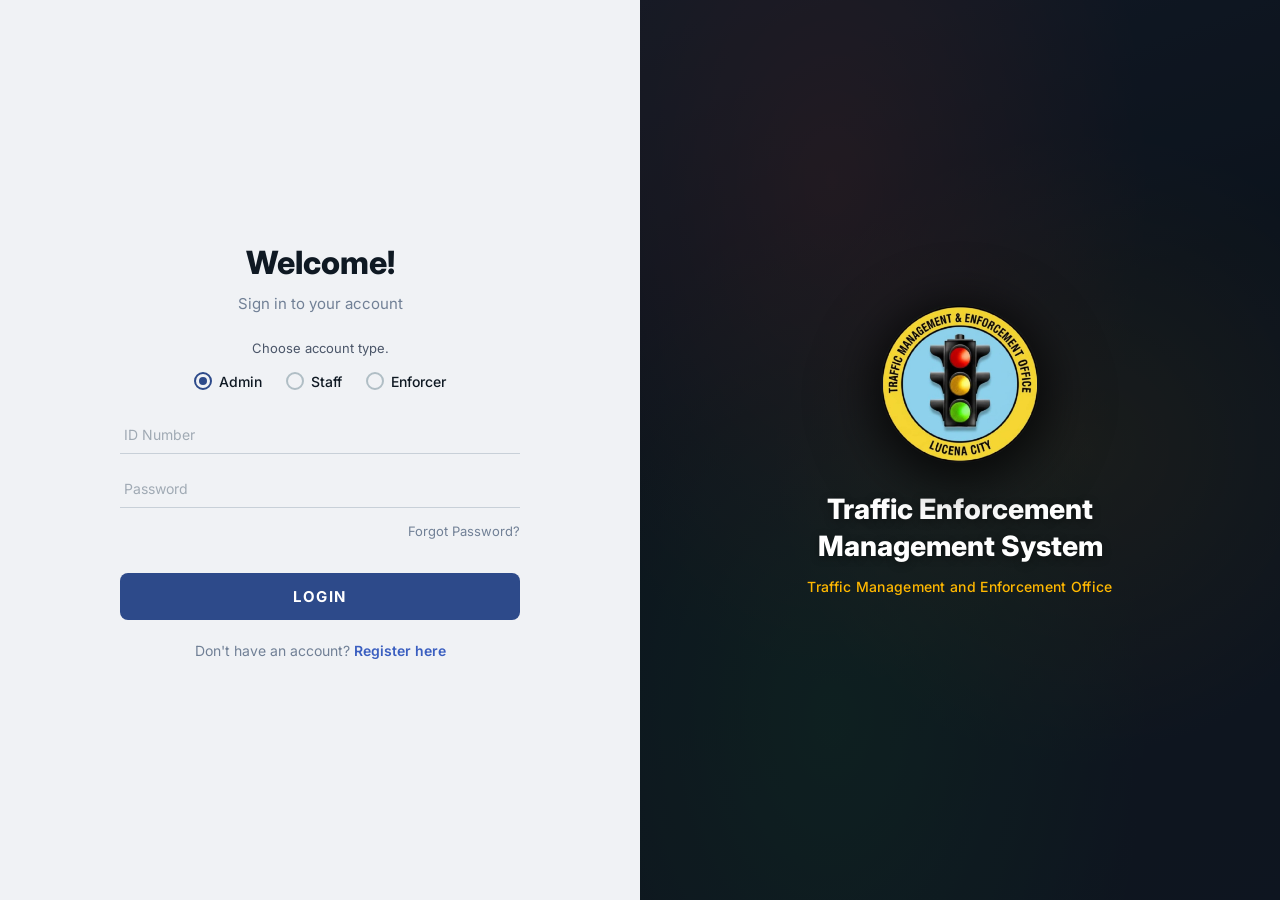
<file: index.html>
<!DOCTYPE html>
<html lang="en">
<head>
  <meta charset="UTF-8"/>
  <meta http-equiv="refresh" content="0; url=login.html"/>
  <title>TMEO – Traffic Enforcement Management System</title>
  <link rel="manifest" href="manifest.json"/>
  <script>
    // Register service worker for PWA
    if ('serviceWorker' in navigator) {
      navigator.serviceWorker.register('./service-worker.js')
        .then(() => console.log('[PWA] Service Worker registered'))
        .catch(err => console.error('[PWA] SW registration failed:', err));
    }
    // Redirect to login
    window.location.href = 'login.html';
  </script>
</head>
<body>
  <p>Redirecting to <a href="login.html">Login</a>...</p>
</body>
</html>
</file>
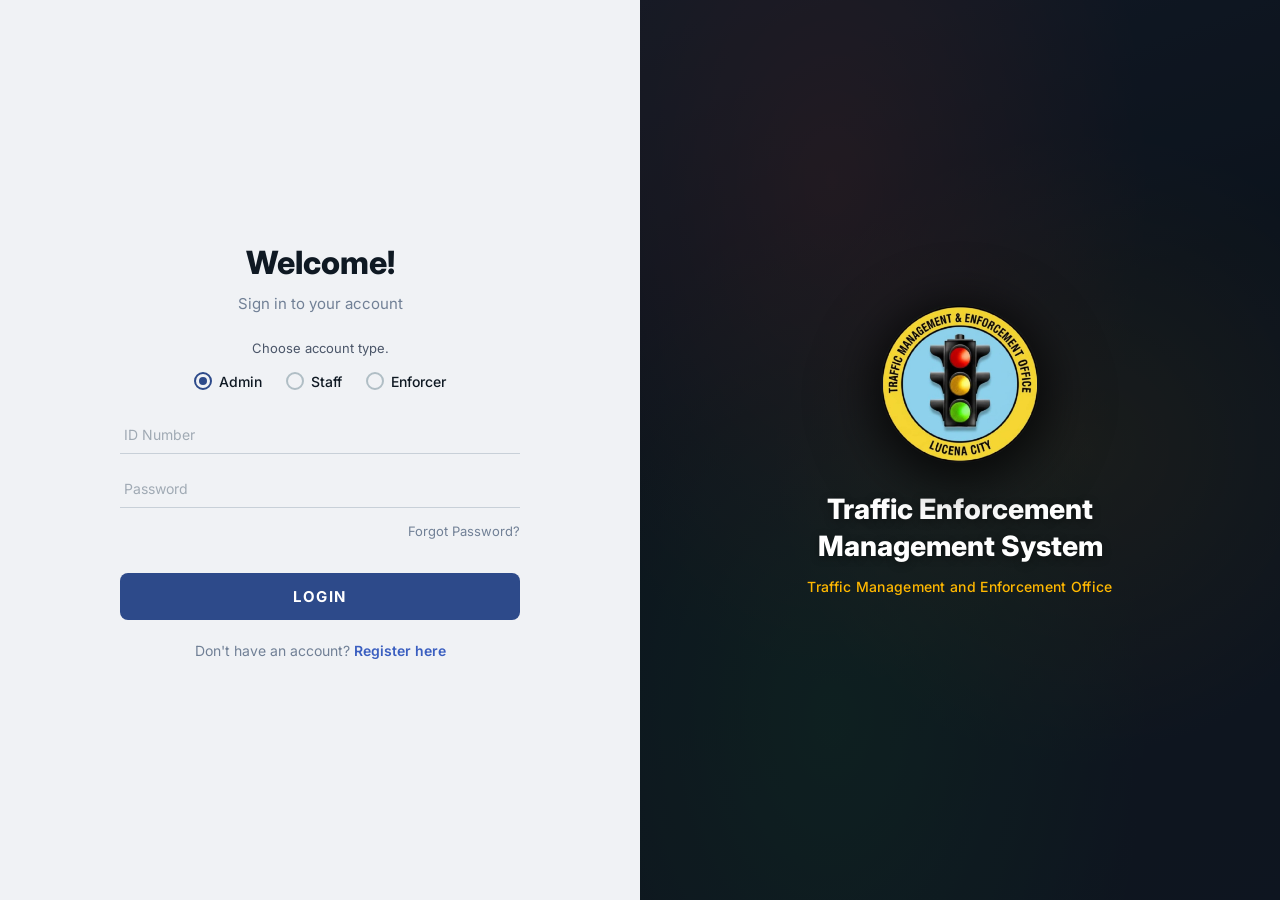
<file: admin.html>
<!DOCTYPE html>
<html lang="en">
<head>
  <meta charset="UTF-8"/>
  <meta name="viewport" content="width=device-width, initial-scale=1.0"/>
  <title>Admin Dashboard – TMEO Lucena City</title>
  <link rel="manifest" href="manifest.json"/>
  <link rel="stylesheet" href="css/global.css"/>
  <link rel="stylesheet" href="css/sidebar.css"/>
  <link rel="stylesheet" href="css/dashboard.css"/>
  <link href="https://fonts.googleapis.com/css2?family=Inter:wght@300;400;500;600;700;800&display=swap" rel="stylesheet"/>
</head>
<body>

<!-- ==================== APP SHELL ==================== -->
<div class="app-shell">

  <!-- ========== SIDEBAR ========== -->
  <aside class="sidebar" id="sidebar">

    <!-- Sidebar Header: TMEO Logo + Brand — CHANGE 5: updated logo -->
    <div class="sidebar-header">
      <img src="assets/logo.png" alt="TMEO" style="width:36px;height:36px;border-radius:50%;object-fit:contain;"
           onerror="this.style.display='none'; document.getElementById('adminSidebarLogoFallback').style.display='block';"/>
      <svg id="adminSidebarLogoFallback" viewBox="0 0 200 200" class="sidebar-logo" xmlns="http://www.w3.org/2000/svg" style="display:none;">
        <circle cx="100" cy="100" r="98" fill="#FFB800"/>
        <circle cx="100" cy="100" r="82" fill="#87CEEB"/>
        <rect x="75" y="52" width="50" height="95" rx="8" fill="#111"/>
        <circle cx="100" cy="72"  r="14" fill="#FF3333"/>
        <circle cx="100" cy="100" r="14" fill="#FFB800"/>
        <circle cx="100" cy="128" r="14" fill="#22CC44"/>
      </svg>
      <div class="sidebar-brand">
        <span class="sidebar-brand-name">TMEO</span>
        <span class="sidebar-brand-sub">Lucena City</span>
      </div>
    </div>

    <!-- Role Label -->
    <div class="sidebar-role-badge">ADMINISTRATOR</div>

    <!-- Navigation -->
    <nav class="sidebar-nav">
      <a class="nav-item active" data-page="dashboard" onclick="showPage('dashboard')">
        <span class="nav-icon">
          <!-- Dashboard icon -->
          <svg width="18" height="18" viewBox="0 0 24 24" fill="none" stroke="currentColor" stroke-width="2">
            <rect x="3" y="3" width="7" height="7" rx="1"/><rect x="14" y="3" width="7" height="7" rx="1"/>
            <rect x="3" y="14" width="7" height="7" rx="1"/><rect x="14" y="14" width="7" height="7" rx="1"/>
          </svg>
        </span>
        <span class="nav-label">Dashboard</span>
      </a>

      <a class="nav-item" data-page="violations" onclick="showPage('violations')">
        <span class="nav-icon">
          <svg width="18" height="18" viewBox="0 0 24 24" fill="none" stroke="currentColor" stroke-width="2">
            <path d="M14 2H6a2 2 0 00-2 2v16a2 2 0 002 2h12a2 2 0 002-2V8z"/>
            <polyline points="14 2 14 8 20 8"/><line x1="16" y1="13" x2="8" y2="13"/>
            <line x1="16" y1="17" x2="8" y2="17"/><polyline points="10 9 9 9 8 9"/>
          </svg>
        </span>
        <span class="nav-label">Violation Records</span>
      </a>

      <a class="nav-item" data-page="gis-map" onclick="showPage('gis-map')">
        <span class="nav-icon">
          <svg width="18" height="18" viewBox="0 0 24 24" fill="none" stroke="currentColor" stroke-width="2">
            <polygon points="3 6 9 3 15 6 21 3 21 18 15 21 9 18 3 21"/>
            <line x1="9" y1="3" x2="9" y2="18"/><line x1="15" y1="6" x2="15" y2="21"/>
          </svg>
        </span>
        <span class="nav-label">GIS Violation Map</span>
      </a>

      <a class="nav-item" data-page="gps-tracking" onclick="showPage('gps-tracking')">
        <span class="nav-icon">
          <svg width="18" height="18" viewBox="0 0 24 24" fill="none" stroke="currentColor" stroke-width="2">
            <circle cx="12" cy="12" r="3"/><path d="M12 1v4M12 19v4M1 12h4M19 12h4"/>
            <path d="M4.93 4.93l2.83 2.83M16.24 16.24l2.83 2.83M4.93 19.07l2.83-2.83M16.24 7.76l2.83-2.83"/>
          </svg>
        </span>
        <span class="nav-label">GPS Enforcer Tracking</span>
      </a>

      <a class="nav-item" data-page="enforcers" onclick="showPage('enforcers')">
        <span class="nav-icon">
          <svg width="18" height="18" viewBox="0 0 24 24" fill="none" stroke="currentColor" stroke-width="2">
            <path d="M17 21v-2a4 4 0 00-4-4H5a4 4 0 00-4 4v2"/>
            <circle cx="9" cy="7" r="4"/>
            <path d="M23 21v-2a4 4 0 00-3-3.87M16 3.13a4 4 0 010 7.75"/>
          </svg>
        </span>
        <span class="nav-label">Manage Enforcers</span>
      </a>

      <a class="nav-item" data-page="violation-types" onclick="showPage('violation-types')">
        <span class="nav-icon">
          <svg width="18" height="18" viewBox="0 0 24 24" fill="none" stroke="currentColor" stroke-width="2">
            <circle cx="12" cy="12" r="10"/>
            <line x1="12" y1="8" x2="12" y2="12"/>
            <line x1="12" y1="16" x2="12.01" y2="16"/>
          </svg>
        </span>
        <span class="nav-label">Manage Violation Types</span>
      </a>

      <a class="nav-item" data-page="reports" onclick="showPage('reports')">
        <span class="nav-icon">
          <svg width="18" height="18" viewBox="0 0 24 24" fill="none" stroke="currentColor" stroke-width="2">
            <line x1="18" y1="20" x2="18" y2="10"/>
            <line x1="12" y1="20" x2="12" y2="4"/>
            <line x1="6"  y1="20" x2="6"  y2="14"/>
          </svg>
        </span>
        <span class="nav-label">Reports</span>
      </a>

      <a class="nav-item" data-page="user-management" onclick="showPage('user-management')">
        <span class="nav-icon">
          <svg width="18" height="18" viewBox="0 0 24 24" fill="none" stroke="currentColor" stroke-width="2">
            <path d="M20 21v-2a4 4 0 00-4-4H8a4 4 0 00-4 4v2"/>
            <circle cx="12" cy="7" r="4"/>
          </svg>
        </span>
        <span class="nav-label">User Management</span>
      </a>
    </nav>

    <!-- Sidebar Footer: Logout -->
    <div class="sidebar-footer">
      <button class="logout-btn" onclick="handleLogout()">
        <span class="nav-icon">
          <svg width="18" height="18" viewBox="0 0 24 24" fill="none" stroke="currentColor" stroke-width="2">
            <path d="M9 21H5a2 2 0 01-2-2V5a2 2 0 012-2h4"/>
            <polyline points="16 17 21 12 16 7"/>
            <line x1="21" y1="12" x2="9" y2="12"/>
          </svg>
        </span>
        <span>Logout</span>
      </button>
    </div>
  </aside>

  <!-- Sidebar overlay for mobile -->
  <div class="sidebar-overlay" id="sidebarOverlay" onclick="closeSidebar()"></div>

  <!-- ========== MAIN CONTENT ========== -->
  <div class="main-content">

    <!-- TOP BAR -->
    <header class="topbar">
      <div style="display:flex;align-items:center;gap:14px;">
        <button class="sidebar-toggle" onclick="toggleSidebar()">
          <svg width="22" height="22" viewBox="0 0 24 24" fill="none" stroke="currentColor" stroke-width="2">
            <line x1="3" y1="6" x2="21" y2="6"/><line x1="3" y1="12" x2="21" y2="12"/>
            <line x1="3" y1="18" x2="21" y2="18"/>
          </svg>
        </button>
        <div class="topbar-left">
          <div class="topbar-title">Traffic Enforcement Management System</div>
          <div class="topbar-sub">Integrated Web-Based Violation Management • Lucena City</div>
        </div>
      </div>
      <div class="topbar-right">
        <div class="topbar-user">
          <div class="user-info" style="text-align:right;">
            <span class="user-name" id="topbarUserName">Administrator</span>
            <span class="user-date" id="topbarUserDate"></span>
          </div>
          <div class="user-avatar" id="topbarAvatar">AD</div>
        </div>
      </div>
    </header>

    <!-- ==================== PAGE CONTENT ==================== -->
    <main class="page-content">

      <!-- ========== PAGE: DASHBOARD ========== -->
      <div id="page-dashboard" class="page-section">
        <div class="section-header">
          <div class="section-title">Administrator Dashboard</div>
          <div class="section-subtitle">Overview of traffic enforcement activities and system analytics</div>
        </div>

        <!-- Stats Row -->
        <div class="stat-card-row" id="dashboardStats">
          <!-- Populated by JS -->
        </div>

        <!-- Two-column charts -->
        <div class="two-col-row">
          <div class="content-card">
            <div class="content-card-header">
              <div>
                <div class="content-card-title">Violation by Type</div>
                <div class="content-card-sub">Distribution of violation categories</div>
              </div>
            </div>
            <div class="bar-chart" id="violationTypeChart">
              <!-- Populated by JS -->
            </div>
          </div>
          <div class="content-card">
            <div class="content-card-header">
              <div>
                <div class="content-card-title">Violation Trends</div>
                <div class="content-card-sub">Monthly violation records over the past 7 months</div>
              </div>
            </div>
            <div class="bar-chart" id="violationTrendChart">
              <!-- Populated by JS -->
            </div>
          </div>
        </div>

        <!-- Bottom 3 colored cards -->
        <div class="bottom-cards-row">
          <div class="bottom-card card-yellow">
            <div class="bottom-card-title">🗺 Violation Hotspots</div>
            <div class="bottom-card-sub" style="font-size:11px;opacity:0.85;margin-bottom:8px;">Top 3 locations with most violations</div>
            <div id="hotspotList">
              <div class="bottom-card-row"><span>Quezon Avenue</span><span>0 violations</span></div>
              <div class="bottom-card-row"><span>Maharlika Highway</span><span>0 violations</span></div>
              <div class="bottom-card-row"><span>Diversion Road</span><span>0 violations</span></div>
            </div>
          </div>
          <div class="bottom-card card-blue">
            <div class="bottom-card-title">🏆 Top Enforcers (This Month)</div>
            <div class="bottom-card-sub" style="font-size:11px;opacity:0.85;margin-bottom:8px;">Enforcer tickets issued this month</div>
            <div id="topEnforcerList">
              <div class="bottom-card-row"><span>Officer Fernandez</span><span>0 tickets</span></div>
              <div class="bottom-card-row"><span>Officer Tadeo</span><span>0 tickets</span></div>
              <div class="bottom-card-row"><span>Officer Obuay</span><span>0 tickets</span></div>
            </div>
          </div>
          <div class="bottom-card card-teal">
            <div class="bottom-card-title">💰 Collection Summary</div>
            <div class="bottom-card-sub" style="font-size:11px;opacity:0.85;margin-bottom:8px;">Revenue from penalties (This Month)</div>
            <div id="collectionSummary">
              <div class="bottom-card-row"><span>Total Collected</span><span>₱0</span></div>
              <div class="bottom-card-row"><span>Pending Payments</span><span>₱0</span></div>
              <div class="bottom-card-row"><span>Collection Rate</span><span>0%</span></div>
            </div>
          </div>
        </div>
      </div>

      <!-- ========== PAGE: VIOLATION RECORDS ========== -->
      <div id="page-violations" class="page-section" style="display:none;">
        <div class="section-header">
          <div class="section-title">Violation Records</div>
          <div class="section-subtitle">Comprehensive database of all traffic violation records</div>
        </div>

        <!-- Search & Filter Card -->
        <div class="content-card" style="margin-bottom:16px;">
          <div class="content-card-title" style="margin-bottom:4px;">Search & Filter</div>
          <div class="section-subtitle" style="margin-bottom:14px;">Filter violation records by various criteria</div>
          <div class="filter-bar">
            <div class="search-bar" style="flex:1;min-width:200px;">
              <svg width="16" height="16" viewBox="0 0 24 24" fill="none" stroke="currentColor" stroke-width="2">
                <circle cx="11" cy="11" r="8"/><path d="M21 21l-4.35-4.35"/>
              </svg>
              <input type="text" id="violationSearch" placeholder="Search by name, plate number, or violation ID..." oninput="filterViolations()"/>
            </div>
            <select id="filterViolationType" onchange="filterViolations()">
              <option value="">All Types</option>
            </select>
            <select id="filterStatus" onchange="filterViolations()">
              <option value="">All Status</option>
              <option value="Pending">Pending</option>
              <option value="Approved">Approved</option>
              <option value="Paid">Paid</option>
              <option value="Dismissed">Dismissed</option>
            </select>
            <input type="date" id="filterDate" onchange="filterViolations()"/>
            <button class="btn btn-primary btn-sm" onclick="exportViolationsCSV()">
              📊 Export to Excel
            </button>
          </div>
          <div style="font-size:12px;color:var(--text-light);margin-top:8px;" id="violationCount"></div>
        </div>

        <!-- Violations Table -->
        <div class="content-card">
          <div style="overflow-x:auto;">
            <table class="data-table">
              <thead>
                <tr>
                  <th>Violation ID</th>
                  <th>Violator Name</th>
                  <th>License No.</th>
                  <th>Plate Number</th>
                  <th>Vehicle Type</th>
                  <th>Violation Type</th>
                  <th>Date</th>
                  <th>Time</th>
                  <th>Location</th>
                  <th>Enforcer</th>
                  <th>Status</th>
                  <th>Action</th>
                </tr>
              </thead>
              <tbody id="violationsTableBody">
                <!-- Populated by JS -->
              </tbody>
            </table>
          </div>
        </div>
      </div>

      <!-- ========== PAGE: GIS VIOLATION MAP ========== -->
      <div id="page-gis-map" class="page-section" style="display:none;">
        <div class="section-header">
          <div class="section-title">GIS Violation Map</div>
          <div class="section-subtitle">Map of Lucena City showing violation locations and hotspots</div>
        </div>

        <div class="content-card" style="margin-bottom:16px;">
          <div class="filter-bar">
            <select id="gisTypeFilter">
              <option value="">All Types</option>
            </select>
            <input type="date" id="gisDateFilter"/>
            <button class="btn btn-primary btn-sm" onclick="loadGISData()">Apply Filters</button>
            <span class="badge badge-info" id="gisViolationCount">0 violations shown</span>
          </div>
        </div>

        <!-- Map Container -->
        <div class="content-card" style="margin-bottom:16px;">
          <div class="map-container" id="gisMapContainer" style="min-height:320px;">
            <div class="map-label">🗺 Interactive Map View</div>
            <div class="map-sublabel">Map displaying violation locations across Lucena City</div>
            <!-- Map pins populated by JS -->
          </div>
        </div>

        <!-- Recent Violations Table -->
        <div class="content-card">
          <div class="content-card-title" style="margin-bottom:16px;">Recent Violations</div>
          <div style="overflow-x:auto;">
            <table class="data-table">
              <thead>
                <tr>
                  <th>Violation Type</th>
                  <th>Violator</th>
                  <th>Plate Number</th>
                  <th>Location</th>
                  <th>Date & Time</th>
                  <th>Enforcer</th>
                </tr>
              </thead>
              <tbody id="gisRecentBody">
              </tbody>
            </table>
          </div>
        </div>
      </div>

      <!-- ========== PAGE: GPS ENFORCER TRACKING ========== -->
      <div id="page-gps-tracking" class="page-section" style="display:none;">
        <div class="section-header">
          <div class="section-title">GPS Enforcer Tracking</div>
          <div class="section-subtitle">Real-time location monitoring of traffic enforcers</div>
        </div>

        <!-- Stats Row -->
        <div class="stat-card-row" style="margin-bottom:20px;">
          <div class="stat-card">
            <div class="stat-card-label">Total Enforcers</div>
            <div class="stat-card-value" id="gpsTotal">0</div>
          </div>
          <div class="stat-card">
            <div class="stat-card-label">Active Now</div>
            <div class="stat-card-value" id="gpsActive">0</div>
          </div>
          <div class="stat-card">
            <div class="stat-card-label">Tickets Today</div>
            <div class="stat-card-value" id="gpsTickets">0</div>
          </div>
          <div class="stat-card">
            <div class="stat-card-label">Coverage Area</div>
            <div class="stat-card-value" id="gpsCoverage">0</div>
          </div>
        </div>

        <!-- Enforcer Status List -->
        <div class="content-card" style="margin-bottom:20px;">
          <div class="content-card-title" style="margin-bottom:16px;">Enforcer Status</div>
          <div id="enforcerStatusList">
            <!-- Populated by JS -->
          </div>
        </div>

        <!-- Live Map — CHANGE 2: Admin-only full GPS map -->
        <div class="content-card">
          <div style="display:flex;justify-content:space-between;align-items:center;margin-bottom:16px;flex-wrap:wrap;gap:10px;">
            <div class="content-card-title">Live Enforcer Location Map</div>
            <button class="btn btn-outline btn-sm" onclick="adminRefreshGPS()" style="font-size:13px;padding:6px 14px;">🔄 Refresh Locations</button>
          </div>
          <div style="overflow-x:auto;margin-bottom:16px;">
            <table class="data-table" id="adminGPSTable">
              <thead>
                <tr>
                  <th>Enforcer</th>
                  <th>Latitude</th>
                  <th>Longitude</th>
                  <th>Accuracy</th>
                  <th>Last Update</th>
                  <th>Status</th>
                </tr>
              </thead>
              <tbody id="adminGPSBody">
                <tr><td colspan="6" style="text-align:center;color:#94a3b8;padding:24px 16px;">No GPS data yet — enforcers must tap "Send My Location" from their dashboard.</td></tr>
              </tbody>
            </table>
          </div>
          <div style="border-radius:10px;overflow:hidden;border:1.5px solid #e2e8f0;">
            <iframe
              id="adminMapFrame"
              src="https://www.openstreetmap.org/export/embed.html?bbox=121.5200,13.9100,121.6200,13.9800&layer=mapnik"
              style="width:100%;height:420px;border:none;"
              title="Lucena City GPS Tracking Map"
              loading="lazy">
            </iframe>
          </div>
          <div style="font-size:11px;color:#94a3b8;margin-top:8px;text-align:center;">
            📍 Centered on Lucena City, Quezon Province • Enforcer pins update when they send their location
          </div>
        </div>
      </div>

      <!-- ========== PAGE: MANAGE ENFORCERS ========== -->
      <div id="page-enforcers" class="page-section" style="display:none;">
        <div class="section-header">
          <div class="section-title">Manage Enforcers</div>
          <div class="section-subtitle">Add, edit, and manage traffic enforcement officers</div>
        </div>

        <!-- Stats -->
        <div class="stat-card-row" style="margin-bottom:20px;" id="enforcerStats">
        </div>

        <!-- Search -->
        <div class="content-card" style="margin-bottom:16px;">
          <div class="content-card-title" style="margin-bottom:4px;">Search Enforcers</div>
          <div class="section-subtitle" style="margin-bottom:14px;">Search by name, badge number, or assigned area</div>
          <div class="search-bar">
            <svg width="16" height="16" viewBox="0 0 24 24" fill="none" stroke="currentColor" stroke-width="2">
              <circle cx="11" cy="11" r="8"/><path d="M21 21l-4.35-4.35"/>
            </svg>
            <input type="text" placeholder="Search enforcers..." id="enforcerSearch" oninput="filterEnforcers()"/>
          </div>
        </div>

        <!-- Enforcers Table -->
        <div class="content-card">
          <div class="content-card-header">
            <div>
              <div class="content-card-title">Enforcement Officers</div>
              <div class="content-card-sub" id="enforcerTableCount"></div>
            </div>
            <button class="btn btn-primary btn-sm" onclick="openAddEnforcerModal()">+ Add Enforcer</button>
          </div>
          <div style="overflow-x:auto;">
            <table class="data-table">
              <thead>
                <tr>
                  <th>ID</th>
                  <th>Name</th>
                  <th>Badge Number</th>
                  <th>Assigned Area</th>
                  <th>Contact Number</th>
                  <th>Last Active</th>
                  <th>Status</th>
                  <th>Action</th>
                </tr>
              </thead>
              <tbody id="enforcersTableBody">
              </tbody>
            </table>
          </div>
        </div>
      </div>

      <!-- ========== PAGE: MANAGE VIOLATION TYPES ========== -->
      <div id="page-violation-types" class="page-section" style="display:none;">
        <div class="section-header" style="display:flex;justify-content:space-between;align-items:flex-start;">
          <div>
            <div class="section-title">Manage Violation Types</div>
            <div class="section-subtitle">Configure violation categories, penalties, and ordinance codes</div>
          </div>
          <button class="btn btn-primary" onclick="openAddViolationTypeModal()">+ Add Violation Type</button>
        </div>

        <!-- Stats -->
        <div class="stat-card-row" style="margin-bottom:20px;" id="vtStats"></div>

        <!-- Search -->
        <div class="content-card" style="margin-bottom:16px;">
          <div class="filter-bar">
            <div class="search-bar" style="flex:1;">
              <svg width="16" height="16" viewBox="0 0 24 24" fill="none" stroke="currentColor" stroke-width="2">
                <circle cx="11" cy="11" r="8"/><path d="M21 21l-4.35-4.35"/>
              </svg>
              <input type="text" placeholder="Search violation types..." id="vtSearch" oninput="filterViolationTypes()"/>
            </div>
            <select id="vtCategoryFilter" onchange="filterViolationTypes()">
              <option value="">All Categories</option>
              <option value="Safety">Safety</option>
              <option value="Traffic">Traffic</option>
            </select>
          </div>
        </div>

        <!-- Violation Types Table -->
        <div class="content-card">
          <div class="content-card-title" style="margin-bottom:4px;">Violation Types & Penalties</div>
          <div class="content-card-sub" id="vtTableCount" style="margin-bottom:16px;"></div>
          <div style="overflow-x:auto;">
            <table class="data-table">
              <thead>
                <tr>
                  <th>Code</th>
                  <th>Violation Name</th>
                  <th>Description</th>
                  <th>Category</th>
                  <th>Penalty (₱)</th>
                  <th>Action</th>
                </tr>
              </thead>
              <tbody id="vtTableBody">
              </tbody>
            </table>
          </div>
        </div>
      </div>

      <!-- ========== PAGE: REPORTS ========== -->
      <div id="page-reports" class="page-section" style="display:none;">
        <div class="section-header">
          <div class="section-title">Reports</div>
          <div class="section-subtitle">Generate and export comprehensive traffic enforcement reports</div>
        </div>

        <!-- Date range -->
        <div class="content-card" style="margin-bottom:20px;">
          <div class="filter-bar">
            <div>
              <label class="form-label">Date From</label>
              <input type="date" id="reportDateFrom" class="form-control" style="width:160px;"/>
            </div>
            <div>
              <label class="form-label">Date To</label>
              <input type="date" id="reportDateTo" class="form-control" style="width:160px;"/>
            </div>
          </div>
        </div>

        <!-- Report cards grid -->
        <div class="two-col-row" style="margin-bottom:16px;">
          <div class="content-card" style="cursor:pointer;" onclick="generateReport('daily')">
            <div class="content-card-title">📋 Daily Violations Report</div>
            <div class="content-card-sub">Summary of all violations for a specific day</div>
            <div style="margin-top:14px;color:var(--primary);font-size:13px;font-weight:600;">Generate Report →</div>
          </div>
          <div class="content-card" style="cursor:pointer;" onclick="generateReport('monthly')">
            <div class="content-card-title">📅 Monthly Violations Report</div>
            <div class="content-card-sub">Comprehensive monthly violation statistics</div>
            <div style="margin-top:14px;color:var(--primary);font-size:13px;font-weight:600;">Generate Report →</div>
          </div>
          <div class="content-card" style="cursor:pointer;" onclick="generateReport('byType')">
            <div class="content-card-title">🏷 Violations by Type</div>
            <div class="content-card-sub">Breakdown of violations by category</div>
            <div style="margin-top:14px;color:var(--primary);font-size:13px;font-weight:600;">Generate Report →</div>
          </div>
          <div class="content-card" style="cursor:pointer;" onclick="generateReport('enforcer')">
            <div class="content-card-title">👮 Enforcer Activity Report</div>
            <div class="content-card-sub">Performance metrics for each enforcer</div>
            <div style="margin-top:14px;color:var(--primary);font-size:13px;font-weight:600;">Generate Report →</div>
          </div>
        </div>

        <!-- Report Output -->
        <div class="content-card" id="reportOutput" style="display:none;">
          <div id="reportContent"></div>
          <div style="margin-top:16px;">
            <button class="btn btn-primary" onclick="printReport()">🖨 Print Report</button>
          </div>
        </div>

        <div class="content-card" id="reportPlaceholder" style="text-align:center;padding:40px;color:var(--text-light);">
          <div style="font-size:16px;font-weight:600;margin-bottom:6px;">Select a Report Type</div>
          <div style="font-size:13px;">Choose a report type above to generate and view data</div>
        </div>
      </div>

      <!-- ========== PAGE: USER MANAGEMENT ========== -->
      <div id="page-user-management" class="page-section" style="display:none;">
        <div class="section-header">
          <div class="section-title">User Management</div>
          <div class="section-subtitle">Manage system users, enforcers, and access permissions</div>
        </div>

        <!-- Stats -->
        <div class="stat-card-row" style="margin-bottom:20px;" id="userStats"></div>

        <!-- Filter & Add -->
        <div class="content-card" style="margin-bottom:16px;">
          <div class="filter-bar">
            <div class="search-bar" style="flex:1;">
              <svg width="16" height="16" viewBox="0 0 24 24" fill="none" stroke="currentColor" stroke-width="2">
                <circle cx="11" cy="11" r="8"/><path d="M21 21l-4.35-4.35"/>
              </svg>
              <input type="text" placeholder="Search users by name, email, or phone..." id="userSearch" oninput="filterUsers()"/>
            </div>
            <select id="userRoleFilter" onchange="filterUsers()">
              <option value="">All Roles</option>
              <option value="Admin">Admin</option>
              <option value="Staff">Staff</option>
              <option value="Enforcer">Enforcer</option>
            </select>
            <button class="btn btn-primary btn-sm" onclick="openAddUserModal()">+ Add User</button>
          </div>
        </div>

        <!-- Users Table -->
        <div class="content-card">
          <div style="overflow-x:auto;">
            <table class="data-table">
              <thead>
                <tr>
                  <th>Name</th>
                  <th>Email</th>
                  <th>Phone</th>
                  <th>Role</th>
                  <th>Badge Number</th>
                  <th>Status</th>
                  <th>Action</th>
                </tr>
              </thead>
              <tbody id="usersTableBody">
              </tbody>
            </table>
          </div>
        </div>
      </div>

    </main>
  </div>
</div>

<!-- ============================= MODALS ============================= -->

<!-- Add/Edit User Modal -->
<div class="modal-overlay" id="userModal">
  <div class="modal-box">
    <div class="modal-header">
      <div class="modal-title" id="userModalTitle">Add User</div>
      <button class="modal-close" onclick="closeModal('userModal')">×</button>
    </div>
    <div class="form-group">
      <label class="form-label">Full Name</label>
      <input type="text" class="form-control" id="modalUserName"/>
    </div>
    <div class="form-group">
      <label class="form-label">ID Number</label>
      <input type="text" class="form-control" id="modalUserId"/>
    </div>
    <div class="form-group">
      <label class="form-label">Email</label>
      <input type="email" class="form-control" id="modalUserEmail"/>
    </div>
    <div class="form-group">
      <label class="form-label">Phone</label>
      <input type="tel" class="form-control" id="modalUserPhone"/>
    </div>
    <div class="form-group">
      <label class="form-label">Role</label>
      <select class="form-control" id="modalUserRole">
        <option value="Admin">Admin</option>
        <option value="Staff">Staff</option>
        <option value="Enforcer">Enforcer</option>
      </select>
    </div>
    <div class="form-group">
      <label class="form-label">Password</label>
      <input type="password" class="form-control" id="modalUserPassword" placeholder="Leave blank to keep current"/>
    </div>
    <div class="form-group">
      <label class="form-label">Status</label>
      <select class="form-control" id="modalUserStatus">
        <option value="Active">Active</option>
        <option value="Inactive">Inactive</option>
      </select>
    </div>
    <div class="modal-footer">
      <button class="btn btn-outline" onclick="closeModal('userModal')">Cancel</button>
      <button class="btn btn-primary" onclick="saveUser()">Save User</button>
    </div>
  </div>
</div>

<!-- Add/Edit Violation Type Modal -->
<div class="modal-overlay" id="vtModal">
  <div class="modal-box">
    <div class="modal-header">
      <div class="modal-title" id="vtModalTitle">Add Violation Type</div>
      <button class="modal-close" onclick="closeModal('vtModal')">×</button>
    </div>
    <div class="form-group">
      <label class="form-label">Code</label>
      <input type="text" class="form-control" id="vtCode" placeholder="e.g. VT-011"/>
    </div>
    <div class="form-group">
      <label class="form-label">Violation Name</label>
      <input type="text" class="form-control" id="vtName"/>
    </div>
    <div class="form-group">
      <label class="form-label">Description</label>
      <input type="text" class="form-control" id="vtDescription"/>
    </div>
    <div class="form-group">
      <label class="form-label">Category</label>
      <select class="form-control" id="vtCategory">
        <option value="Safety">Safety</option>
        <option value="Traffic">Traffic</option>
      </select>
    </div>
    <div class="form-group">
      <label class="form-label">Penalty (₱)</label>
      <input type="number" class="form-control" id="vtPenalty" min="0"/>
    </div>
    <div class="modal-footer">
      <button class="btn btn-outline" onclick="closeModal('vtModal')">Cancel</button>
      <button class="btn btn-primary" onclick="saveViolationType()">Save</button>
    </div>
  </div>
</div>

<!-- Violation Detail Modal -->
<div class="modal-overlay" id="violationDetailModal">
  <div class="modal-box" style="max-width:600px;">
    <div class="modal-header">
      <div class="modal-title">Violation Details</div>
      <button class="modal-close" onclick="closeModal('violationDetailModal')">×</button>
    </div>
    <div id="violationDetailContent"></div>
    <div class="modal-footer">
      <button class="btn btn-outline" onclick="closeModal('violationDetailModal')">Close</button>
      <button class="btn btn-primary" onclick="printCurrentReceipt()">🖨 Print Receipt</button>
    </div>
  </div>
</div>

<!-- Toast Container -->
<div id="toast-container"></div>

<!-- Scripts -->
<script src="js/storage.js"></script>
<script src="js/auth.js"></script>
<script src="js/admin.js"></script>
</body>
</html>
</file>
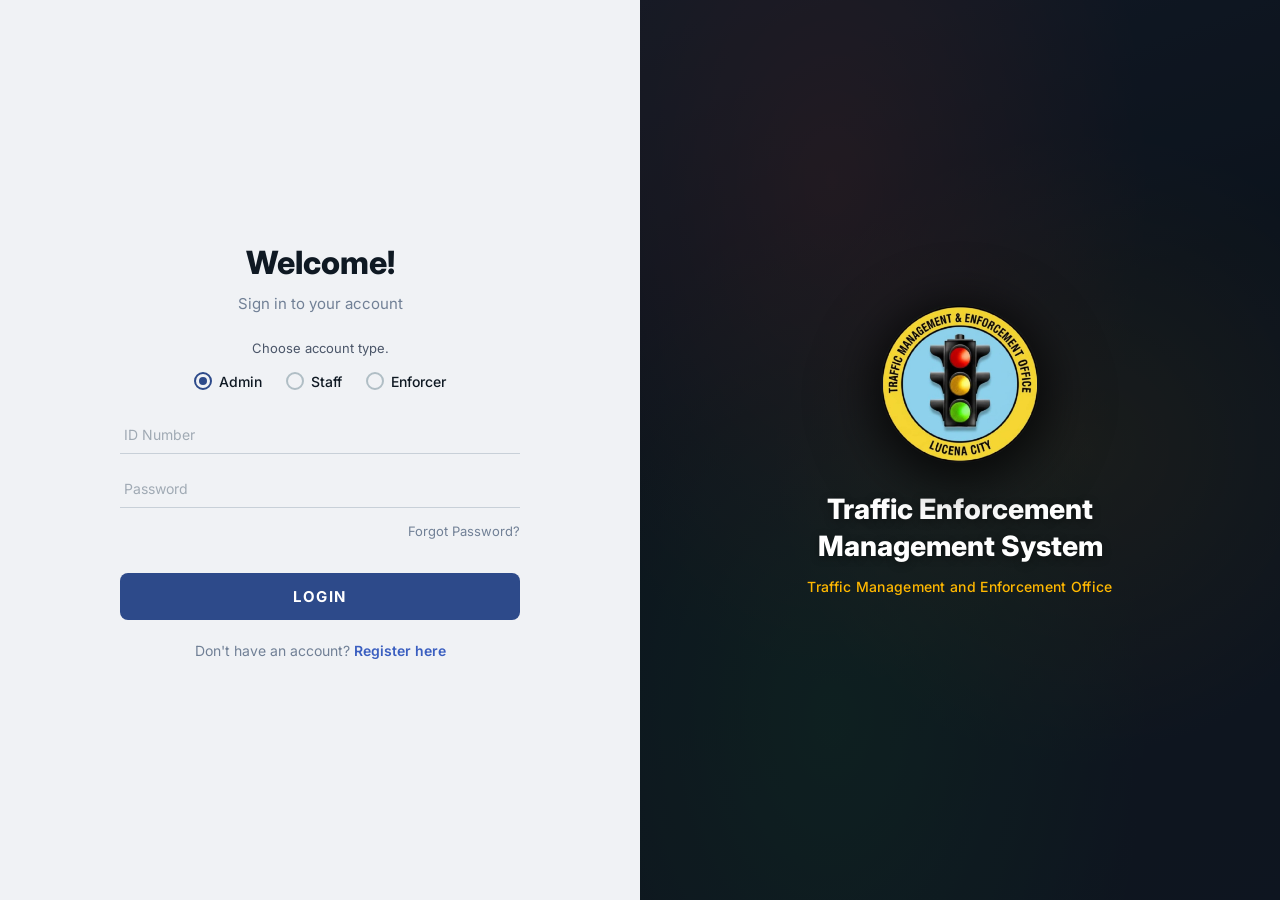
<file: login.html>
<!DOCTYPE html>
<html lang="en">
<head>
  <meta charset="UTF-8" />
  <meta name="viewport" content="width=device-width, initial-scale=1.0"/>
  <title>Login – Traffic Enforcement Management System</title>
  <link rel="manifest" href="manifest.json" />
  <link rel="stylesheet" href="css/global.css" />
  <link rel="stylesheet" href="css/auth.css" />
  <link href="https://fonts.googleapis.com/css2?family=Inter:wght@300;400;500;600;700;800&display=swap" rel="stylesheet"/>
  <style>
    /* ===== Forgot Password Modal ===== */
    .fp-overlay {
      display: none; position: fixed; inset: 0;
      background: rgba(10,16,24,0.6); z-index: 1000;
      align-items: center; justify-content: center;
    }
    .fp-overlay.open { display: flex; }
    .fp-modal {
      background: #fff; border-radius: 16px; padding: 36px 32px;
      width: 100%; max-width: 420px;
      box-shadow: 0 20px 60px rgba(0,0,0,0.25); position: relative;
    }
    .fp-modal-title { font-size: 22px; font-weight: 800; color: var(--text-dark); margin-bottom: 6px; }
    .fp-modal-sub   { font-size: 14px; color: var(--text-light); margin-bottom: 24px; }
    .fp-close {
      position: absolute; top: 16px; right: 18px;
      background: none; border: none; font-size: 26px;
      color: var(--text-light); cursor: pointer; line-height: 1;
    }
    .fp-step { display: none; }
    .fp-step.active { display: block; }
    .fp-input-group { margin-bottom: 18px; }
    .fp-input-group label { font-size: 13px; font-weight: 600; color: var(--text-medium); display: block; margin-bottom: 6px; }
    .fp-input {
      width: 100%; box-sizing: border-box;
      border: 1.5px solid #d1d5db; border-radius: 8px;
      padding: 11px 14px; font-size: 14px; color: var(--text-dark);
      outline: none; transition: border-color .2s;
    }
    .fp-input:focus { border-color: var(--primary); }
    .fp-btn {
      width: 100%; padding: 13px; background: var(--primary);
      color: #fff; border: none; border-radius: 8px;
      font-size: 15px; font-weight: 700; cursor: pointer; margin-top: 4px;
      transition: background .2s;
    }
    .fp-btn:hover { background: var(--primary-dark); }
    .fp-msg { padding: 10px 14px; border-radius: 8px; font-size: 13px; margin-bottom: 14px; }
    .fp-msg.error   { background: #fee2e2; color: #dc2626; border-left: 3px solid #dc2626; display: block; }
    .fp-msg.success { background: #dcfce7; color: #16a34a; border-left: 3px solid #16a34a; display: block; }
    .fp-resend { font-size: 12px; color: var(--text-light); text-align: right; margin-top: 8px; }
    .fp-resend a { color: var(--primary); cursor: pointer; text-decoration: underline; }
    .fp-success-icon { font-size: 52px; text-align: center; margin-bottom: 14px; }
    /* Logo image */
    .seal-img {
      width: 160px; height: 160px;
      object-fit: contain; border-radius: 50%;
      filter: drop-shadow(0 8px 24px rgba(0,0,0,0.5));
    }
    @media(max-width:768px){ .seal-img { width: 110px; height: 110px; } }
  </style>
</head>
<body class="auth-body">

  <div class="auth-container">

    <!-- LEFT PANEL: Login Form -->
    <div class="auth-form-panel">
      <div class="auth-form-wrapper">

        <h1 class="auth-title">Welcome!</h1>
        <p class="auth-subtitle">Sign in to your account</p>

        <p class="auth-label">Choose account type.</p>
        <div class="role-radio-group">
          <label class="role-radio">
            <input type="radio" name="loginRole" value="Admin" checked />
            <span class="radio-circle"></span>
            <span class="radio-text">Admin</span>
          </label>
          <label class="role-radio">
            <input type="radio" name="loginRole" value="Staff" />
            <span class="radio-circle"></span>
            <span class="radio-text">Staff</span>
          </label>
          <label class="role-radio">
            <input type="radio" name="loginRole" value="Enforcer" />
            <span class="radio-circle"></span>
            <span class="radio-text">Enforcer</span>
          </label>
        </div>

        <div class="auth-input-group">
          <input type="text" id="loginId" class="auth-input" placeholder="ID Number" autocomplete="username"/>
        </div>

        <div class="auth-input-group">
          <input type="password" id="loginPassword" class="auth-input" placeholder="Password" autocomplete="current-password"/>
        </div>

        <div class="auth-forgot">
          <!-- CHANGE 4: Forgot password now opens functional modal -->
          <a href="#" class="forgot-link" onclick="openForgotPassword(event)">Forgot Password?</a>
        </div>

        <div id="loginError" class="auth-error" style="display:none;"></div>

        <button class="auth-btn" id="loginBtn" onclick="handleLogin()">LOGIN</button>

        <p class="auth-switch">
          Don't have an account?
          <a href="register.html" class="auth-link">Register here</a>
        </p>

      </div>
    </div>

    <!-- RIGHT PANEL: Hero -->
    <div class="auth-hero-panel hero-right">
      <div class="hero-overlay"></div>
      <div class="hero-content">
        <!-- CHANGE 5: Updated to use new logo image from assets/ -->
        <div class="tmeo-seal">
          <img
            src="assets/logo.png"
            alt="TMEO Lucena City Seal"
            class="seal-img"
            onerror="this.style.display='none'; document.getElementById('fallbackSeal').style.display='block';"
          />
          <svg id="fallbackSeal" viewBox="0 0 200 200" xmlns="http://www.w3.org/2000/svg" class="seal-svg" style="display:none;">
            <circle cx="100" cy="100" r="98" fill="#FFB800"/>
            <circle cx="100" cy="100" r="82" fill="#87CEEB"/>
            <rect x="96" y="55" width="8" height="90" fill="#222" rx="3"/>
            <rect x="75" y="52" width="50" height="95" rx="8" fill="#111"/>
            <circle cx="100" cy="72" r="14" fill="#FF3333"/>
            <circle cx="100" cy="100" r="14" fill="#FFB800"/>
            <circle cx="100" cy="128" r="14" fill="#22CC44"/>
          </svg>
        </div>
        <h2 class="hero-title">Traffic Enforcement<br/>Management System</h2>
        <p class="hero-subtitle">Traffic Management and Enforcement Office</p>
      </div>
    </div>

  </div>

  <!-- ===== FORGOT PASSWORD MODAL (Change 4) ===== -->
  <div class="fp-overlay" id="fpOverlay">
    <div class="fp-modal">
      <button class="fp-close" onclick="closeForgotPassword()">×</button>

      <!-- Step 1: Email Input -->
      <div class="fp-step active" id="fpStep1">
        <div class="fp-modal-title">Forgot Password</div>
        <div class="fp-modal-sub">Enter your registered email address and we'll send you a verification code.</div>
        <div id="fpMsg1" class="fp-msg" style="display:none;"></div>
        <div class="fp-input-group">
          <label>Email Address</label>
          <input type="email" id="fpEmail" class="fp-input" placeholder="you@example.com"/>
        </div>
        <button class="fp-btn" onclick="fpSendCode()">Send Verification Code</button>
      </div>

      <!-- Step 2: Verify Code -->
      <div class="fp-step" id="fpStep2">
        <div class="fp-modal-title">Verify Your Code</div>
        <div class="fp-modal-sub" id="fpStep2Sub">Enter the 6-digit code sent to your email.</div>
        <div id="fpMsg2" class="fp-msg" style="display:none;"></div>
        <div class="fp-input-group">
          <label>6-Digit Verification Code</label>
          <input type="text" id="fpCode" class="fp-input" placeholder="000000" maxlength="6"
            style="text-align:center;font-size:24px;font-weight:700;letter-spacing:8px;"/>
          <div class="fp-resend">Didn't receive it? <a onclick="fpResendCode()">Resend Code</a></div>
        </div>
        <button class="fp-btn" onclick="fpVerifyCode()">Verify Code</button>
      </div>

      <!-- Step 3: New Password -->
      <div class="fp-step" id="fpStep3">
        <div class="fp-modal-title">Set New Password</div>
        <div class="fp-modal-sub">Choose a strong password for your account.</div>
        <div id="fpMsg3" class="fp-msg" style="display:none;"></div>
        <div class="fp-input-group">
          <label>New Password</label>
          <input type="password" id="fpNewPass" class="fp-input" placeholder="At least 6 characters"/>
        </div>
        <div class="fp-input-group">
          <label>Confirm New Password</label>
          <input type="password" id="fpConfirmPass" class="fp-input" placeholder="Repeat password"/>
        </div>
        <button class="fp-btn" onclick="fpResetPassword()">Reset Password</button>
      </div>

      <!-- Step 4: Success -->
      <div class="fp-step" id="fpStep4">
        <div class="fp-success-icon">✅</div>
        <div class="fp-modal-title" style="text-align:center;">Password Reset Successful!</div>
        <div class="fp-modal-sub" style="text-align:center;">Your password has been updated. You can now log in with your new password.</div>
        <button class="fp-btn" onclick="closeForgotPassword()" style="margin-top:12px;">Return to Login</button>
      </div>

    </div>
  </div>

  <script src="js/storage.js"></script>
  <script src="js/auth.js"></script>
  <script>
    seedDefaultAccounts();

    // ===== FORGOT PASSWORD LOGIC =====
    let _fpEmail = '';
    let _fpCode  = '';
    let _fpVerified = false;

    function openForgotPassword(e) {
      e.preventDefault();
      _fpEmail = ''; _fpCode = ''; _fpVerified = false;
      document.getElementById('fpOverlay').classList.add('open');
      fpGoStep(1);
    }

    function closeForgotPassword() {
      document.getElementById('fpOverlay').classList.remove('open');
      ['fpEmail','fpCode','fpNewPass','fpConfirmPass'].forEach(id => {
        const el = document.getElementById(id);
        if (el) el.value = '';
      });
      ['fpMsg1','fpMsg2','fpMsg3'].forEach(id => {
        fpHideMsg(id);
      });
    }

    function fpGoStep(n) {
      document.querySelectorAll('.fp-step').forEach(s => s.classList.remove('active'));
      document.getElementById('fpStep' + n).classList.add('active');
    }

    function fpShowMsg(id, type, msg) {
      const el = document.getElementById(id);
      el.className = 'fp-msg ' + type;
      el.textContent = msg;
      el.style.display = 'block';
    }

    function fpHideMsg(id) {
      const el = document.getElementById(id);
      if (el) { el.className = 'fp-msg'; el.textContent = ''; el.style.display = 'none'; }
    }

    function fpSendCode() {
      fpHideMsg('fpMsg1');
      const email = document.getElementById('fpEmail').value.trim();
      if (!email || !/^[^\s@]+@[^\s@]+\.[^\s@]+$/.test(email)) {
        fpShowMsg('fpMsg1', 'error', 'Please enter a valid email address.');
        return;
      }
      const users = Storage.getUsers();
      const user  = users.find(u => u.email === email);
      if (!user) {
        fpShowMsg('fpMsg1', 'error', 'No account was found with this email address.');
        return;
      }
      _fpEmail = email;
      _fpCode  = String(Math.floor(100000 + Math.random() * 900000));
      sessionStorage.setItem('tmeo_fp_code',    _fpCode);
      sessionStorage.setItem('tmeo_fp_email',   _fpEmail);
      sessionStorage.setItem('tmeo_fp_expires', String(Date.now() + 10 * 60 * 1000));

      // In production, send email via backend. In demo, log to console.
      console.info('[TMEO Reset] Code for ' + email + ': ' + _fpCode);

      document.getElementById('fpStep2Sub').textContent =
        'A verification code has been sent to ' + email +
        '. (Demo: view code in browser console — F12 → Console)';
      fpGoStep(2);
    }

    function fpResendCode() {
      _fpCode = String(Math.floor(100000 + Math.random() * 900000));
      sessionStorage.setItem('tmeo_fp_code',    _fpCode);
      sessionStorage.setItem('tmeo_fp_expires', String(Date.now() + 10 * 60 * 1000));
      console.info('[TMEO Reset] Resent code for ' + _fpEmail + ': ' + _fpCode);
      fpShowMsg('fpMsg2', 'success', 'New code generated. Check browser console (F12 → Console).');
    }

    function fpVerifyCode() {
      fpHideMsg('fpMsg2');
      const entered  = document.getElementById('fpCode').value.trim();
      const stored   = sessionStorage.getItem('tmeo_fp_code');
      const expires  = parseInt(sessionStorage.getItem('tmeo_fp_expires') || '0');

      if (Date.now() > expires) {
        fpShowMsg('fpMsg2', 'error', 'This code has expired. Please request a new one.');
        return;
      }
      if (entered !== stored) {
        fpShowMsg('fpMsg2', 'error', 'Incorrect code. Please try again.');
        return;
      }
      _fpVerified = true;
      fpGoStep(3);
    }

    function fpResetPassword() {
      fpHideMsg('fpMsg3');
      if (!_fpVerified) { fpGoStep(1); return; }
      const newPass = document.getElementById('fpNewPass').value;
      const confirm = document.getElementById('fpConfirmPass').value;
      if (newPass.length < 6) {
        fpShowMsg('fpMsg3', 'error', 'Password must be at least 6 characters.');
        return;
      }
      if (newPass !== confirm) {
        fpShowMsg('fpMsg3', 'error', 'Passwords do not match. Please re-enter.');
        return;
      }
      const email = sessionStorage.getItem('tmeo_fp_email');
      const users = Storage.getUsers();
      const user  = users.find(u => u.email === email);
      if (!user) {
        fpShowMsg('fpMsg3', 'error', 'Session expired. Please restart the process.');
        return;
      }
      user.password = newPass;
      Storage.updateUser(user);
      sessionStorage.removeItem('tmeo_fp_code');
      sessionStorage.removeItem('tmeo_fp_email');
      sessionStorage.removeItem('tmeo_fp_expires');
      _fpVerified = false;
      fpGoStep(4);
    }

    // Close on backdrop click
    document.getElementById('fpOverlay').addEventListener('click', function(e) {
      if (e.target === this) closeForgotPassword();
    });
  </script>
</body>
</html>
</file>
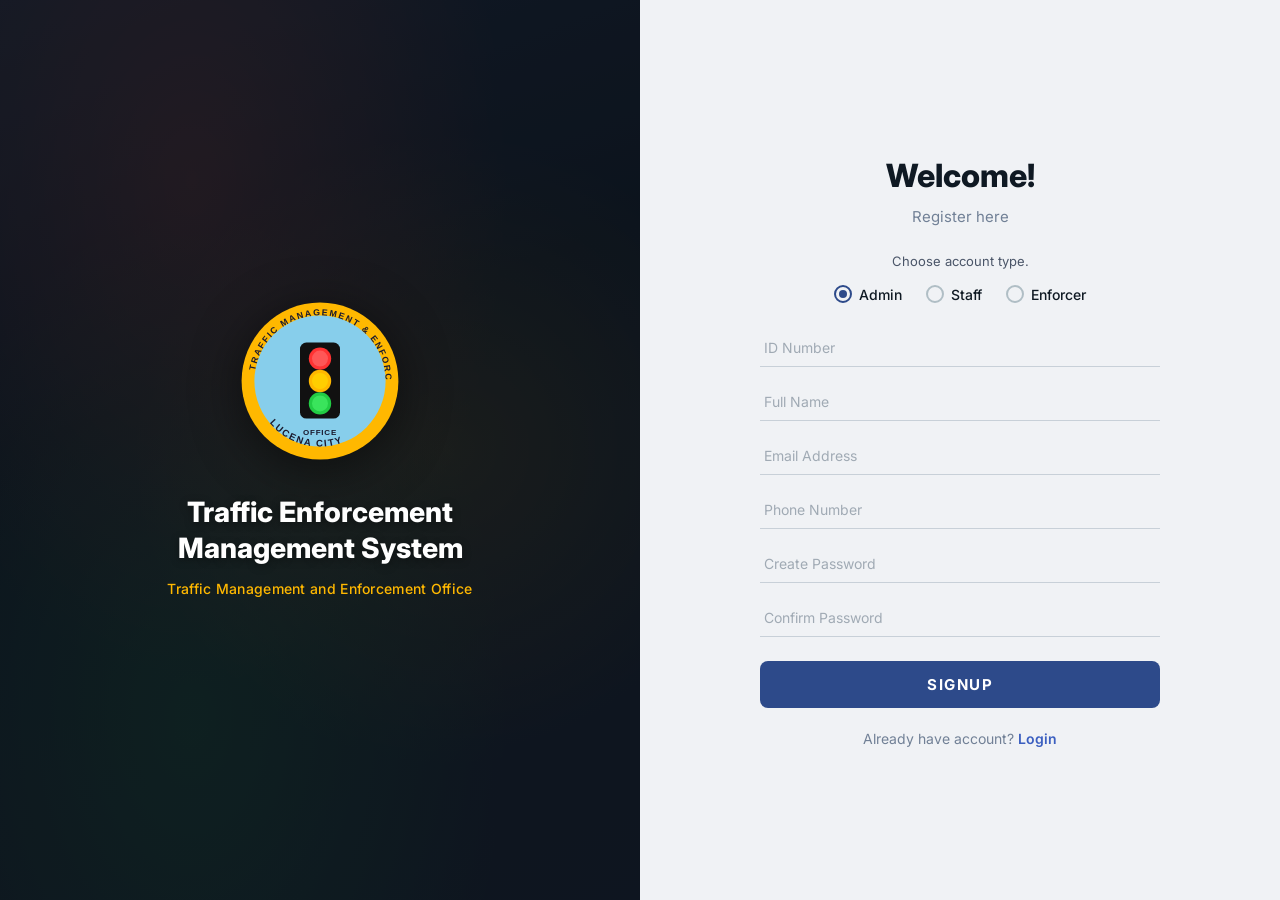
<file: register.html>
<!DOCTYPE html>
<html lang="en">
<head>
  <meta charset="UTF-8" />
  <meta name="viewport" content="width=device-width, initial-scale=1.0"/>
  <title>Register – Traffic Enforcement Management System</title>
  <link rel="manifest" href="manifest.json" />
  <link rel="stylesheet" href="css/global.css" />
  <link rel="stylesheet" href="css/auth.css" />
  <link href="https://fonts.googleapis.com/css2?family=Inter:wght@300;400;500;600;700;800&display=swap" rel="stylesheet"/>
</head>
<body class="auth-body">

  <!-- ===================== REGISTER PAGE LAYOUT ===================== -->
  <!-- Left Panel: Hero Image | Right Panel: Form (mirrored from login) -->
  <div class="auth-container">

    <!-- ===== LEFT PANEL: Hero ===== -->
    <div class="auth-hero-panel hero-left">
      <div class="hero-overlay"></div>
      <div class="hero-content">
        <!-- TMEO Seal -->
        <div class="tmeo-seal">
          <svg viewBox="0 0 200 200" xmlns="http://www.w3.org/2000/svg" class="seal-svg">
            <circle cx="100" cy="100" r="98" fill="#FFB800" />
            <circle cx="100" cy="100" r="82" fill="#87CEEB" />
            <rect x="96" y="55" width="8" height="90" fill="#222" rx="3"/>
            <rect x="75" y="52" width="50" height="95" rx="8" fill="#111"/>
            <circle cx="100" cy="72" r="14" fill="#FF3333"/>
            <circle cx="100" cy="72" r="10" fill="#FF6666" opacity="0.7"/>
            <circle cx="100" cy="100" r="14" fill="#FFB800"/>
            <circle cx="100" cy="100" r="10" fill="#FFD700" opacity="0.7"/>
            <circle cx="100" cy="128" r="14" fill="#22CC44"/>
            <circle cx="100" cy="128" r="10" fill="#44EE66" opacity="0.7"/>
            <path id="topArc2" d="M 18,100 A 82,82 0 0,1 182,100" fill="none"/>
            <text font-size="11" font-weight="700" fill="#1a1a2e" font-family="Arial, sans-serif" letter-spacing="2">
              <textPath href="#topArc2" startOffset="5%">TRAFFIC MANAGEMENT &amp; ENFORCEMENT</textPath>
            </text>
            <path id="botArc2" d="M 18,100 A 82,82 0 0,0 182,100" fill="none"/>
            <text font-size="12" font-weight="700" fill="#1a1a2e" font-family="Arial, sans-serif" letter-spacing="2">
              <textPath href="#botArc2" startOffset="22%">LUCENA CITY</textPath>
            </text>
            <text x="100" y="168" text-anchor="middle" font-size="10" font-weight="700" fill="#1a1a2e" font-family="Arial, sans-serif" letter-spacing="1">OFFICE</text>
          </svg>
        </div>
        <h2 class="hero-title">Traffic Enforcement<br/>Management System</h2>
        <p class="hero-subtitle">Traffic Management and Enforcement Office</p>
      </div>
    </div>

    <!-- ===== RIGHT PANEL: Register Form ===== -->
    <div class="auth-form-panel">
      <div class="auth-form-wrapper">

        <h1 class="auth-title">Welcome!</h1>
        <p class="auth-subtitle">Register here</p>

        <!-- Role Selection -->
        <p class="auth-label">Choose account type.</p>
        <div class="role-radio-group">
          <label class="role-radio">
            <input type="radio" name="registerRole" value="Admin" checked />
            <span class="radio-circle"></span>
            <span class="radio-text">Admin</span>
          </label>
          <label class="role-radio">
            <input type="radio" name="registerRole" value="Staff" />
            <span class="radio-circle"></span>
            <span class="radio-text">Staff</span>
          </label>
          <label class="role-radio">
            <input type="radio" name="registerRole" value="Enforcer" />
            <span class="radio-circle"></span>
            <span class="radio-text">Enforcer</span>
          </label>
        </div>

        <!-- ID Number -->
        <div class="auth-input-group">
          <input
            type="text"
            id="regId"
            class="auth-input"
            placeholder="ID Number"
          />
        </div>

        <!-- Full Name -->
        <div class="auth-input-group">
          <input
            type="text"
            id="regName"
            class="auth-input"
            placeholder="Full Name"
          />
        </div>

        <!-- Email -->
        <div class="auth-input-group">
          <input
            type="email"
            id="regEmail"
            class="auth-input"
            placeholder="Email Address"
          />
        </div>

        <!-- Phone -->
        <div class="auth-input-group">
          <input
            type="tel"
            id="regPhone"
            class="auth-input"
            placeholder="Phone Number"
          />
        </div>

        <!-- Create Password -->
        <div class="auth-input-group">
          <input
            type="password"
            id="regPassword"
            class="auth-input"
            placeholder="Create Password"
          />
        </div>

        <!-- Confirm Password -->
        <div class="auth-input-group">
          <input
            type="password"
            id="regConfirm"
            class="auth-input"
            placeholder="Confirm Password"
          />
        </div>

        <!-- Error / Success Message -->
        <div id="registerError" class="auth-error" style="display:none;"></div>
        <div id="registerSuccess" class="auth-success" style="display:none;"></div>

        <!-- Signup Button -->
        <button class="auth-btn" onclick="handleRegister()">
          SIGNUP
        </button>

        <!-- Login Link -->
        <p class="auth-switch">
          Already have account?
          <a href="login.html" class="auth-link">Login</a>
        </p>

      </div>
    </div>

  </div><!-- end auth-container -->

  <script src="js/storage.js"></script>
  <script src="js/auth.js"></script>
</body>
</html>
</file>
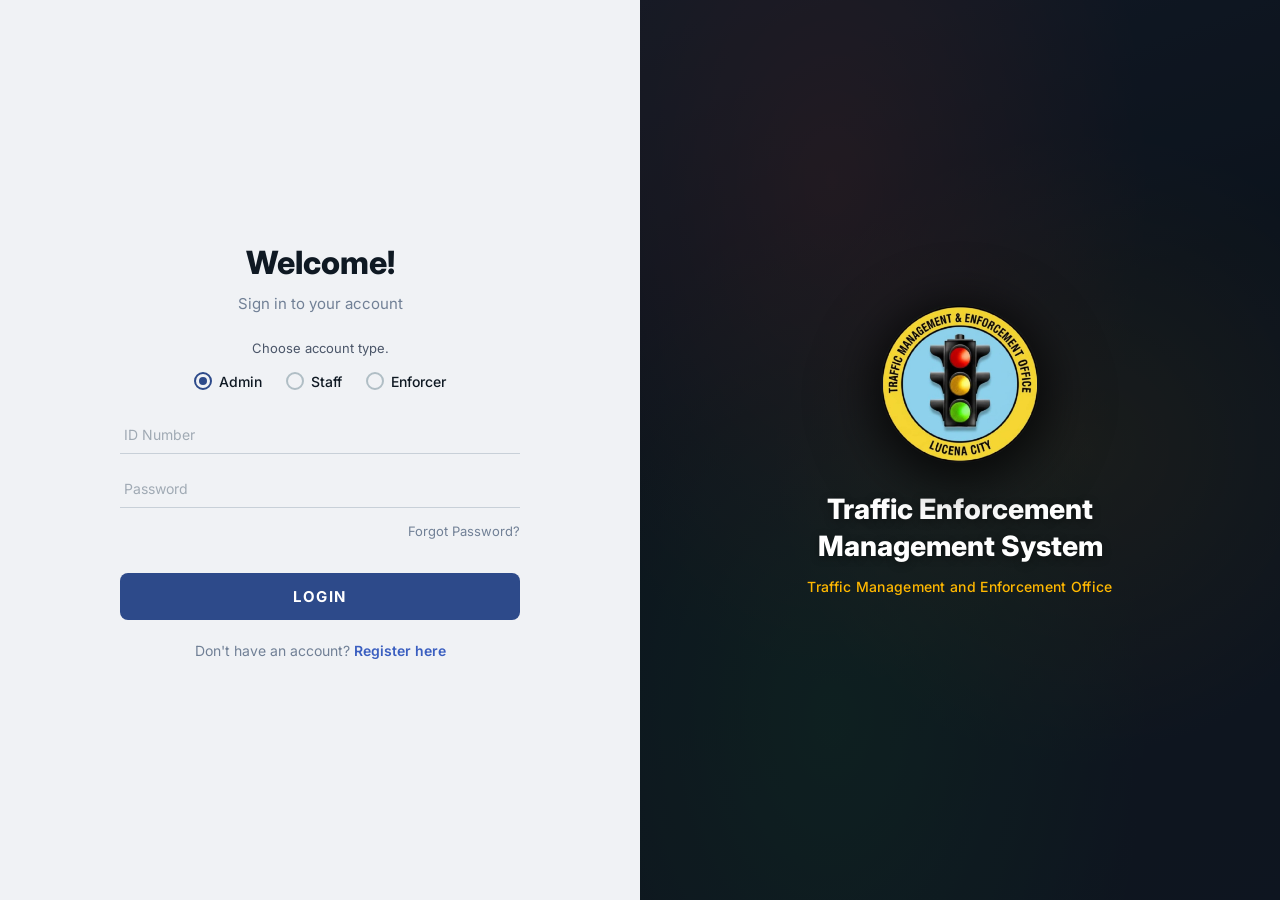
<file: staff.html>
<!DOCTYPE html>
<html lang="en">
<head>
  <meta charset="UTF-8"/>
  <meta name="viewport" content="width=device-width, initial-scale=1.0"/>
  <title>Staff Dashboard – TMEO Lucena City</title>
  <link rel="manifest" href="manifest.json"/>
  <link rel="stylesheet" href="css/global.css"/>
  <link rel="stylesheet" href="css/sidebar.css"/>
  <link rel="stylesheet" href="css/dashboard.css"/>
  <link href="https://fonts.googleapis.com/css2?family=Inter:wght@300;400;500;600;700;800&display=swap" rel="stylesheet"/>
</head>
<body>
<div class="app-shell">

  <!-- SIDEBAR -->
  <aside class="sidebar" id="sidebar">
    <div class="sidebar-header">
      <!-- CHANGE 5: Updated logo -->
      <img src="assets/logo.png" alt="TMEO" style="width:36px;height:36px;border-radius:50%;object-fit:contain;"
           onerror="this.style.display='none'; document.getElementById('staffSidebarLogoFallback').style.display='block';"/>
      <svg id="staffSidebarLogoFallback" viewBox="0 0 200 200" class="sidebar-logo" xmlns="http://www.w3.org/2000/svg" style="display:none;">
        <circle cx="100" cy="100" r="98" fill="#FFB800"/>
        <circle cx="100" cy="100" r="82" fill="#87CEEB"/>
        <rect x="75" y="52" width="50" height="95" rx="8" fill="#111"/>
        <circle cx="100" cy="72"  r="14" fill="#FF3333"/>
        <circle cx="100" cy="100" r="14" fill="#FFB800"/>
        <circle cx="100" cy="128" r="14" fill="#22CC44"/>
      </svg>
      <div class="sidebar-brand">
        <span class="sidebar-brand-name">TMEO</span>
        <span class="sidebar-brand-sub">Lucena City</span>
      </div>
    </div>
    <div class="sidebar-role-badge">ASSESSMENT STAFF</div>
    <nav class="sidebar-nav">
      <a class="nav-item active" data-page="dashboard" onclick="showPage('dashboard')">
        <span class="nav-icon">
          <svg width="18" height="18" viewBox="0 0 24 24" fill="none" stroke="currentColor" stroke-width="2">
            <rect x="3" y="3" width="7" height="7" rx="1"/><rect x="14" y="3" width="7" height="7" rx="1"/>
            <rect x="3" y="14" width="7" height="7" rx="1"/><rect x="14" y="14" width="7" height="7" rx="1"/>
          </svg>
        </span>
        <span class="nav-label">Dashboard</span>
      </a>
      <a class="nav-item" data-page="encode" onclick="showPage('encode')">
        <span class="nav-icon">
          <svg width="18" height="18" viewBox="0 0 24 24" fill="none" stroke="currentColor" stroke-width="2">
            <path d="M11 4H4a2 2 0 00-2 2v14a2 2 0 002 2h14a2 2 0 002-2v-7"/>
            <path d="M18.5 2.5a2.121 2.121 0 013 3L12 15l-4 1 1-4 9.5-9.5z"/>
          </svg>
        </span>
        <span class="nav-label">Encode Violation</span>
      </a>
      <a class="nav-item" data-page="violations" onclick="showPage('violations')">
        <span class="nav-icon">
          <svg width="18" height="18" viewBox="0 0 24 24" fill="none" stroke="currentColor" stroke-width="2">
            <path d="M14 2H6a2 2 0 00-2 2v16a2 2 0 002 2h12a2 2 0 002-2V8z"/>
            <polyline points="14 2 14 8 20 8"/>
          </svg>
        </span>
        <span class="nav-label">Violation Records</span>
      </a>
      <a class="nav-item" data-page="receipts" onclick="showPage('receipts')">
        <span class="nav-icon">
          <svg width="18" height="18" viewBox="0 0 24 24" fill="none" stroke="currentColor" stroke-width="2">
            <polyline points="6 9 6 2 18 2 18 9"/><path d="M6 18H4a2 2 0 01-2-2v-5a2 2 0 012-2h16a2 2 0 012 2v5a2 2 0 01-2 2h-2"/>
            <rect x="6" y="14" width="12" height="8"/>
          </svg>
        </span>
        <span class="nav-label">E-Receipts</span>
      </a>
    </nav>
    <div class="sidebar-footer">
      <button class="logout-btn" onclick="handleLogout()">
        <span class="nav-icon">
          <svg width="18" height="18" viewBox="0 0 24 24" fill="none" stroke="currentColor" stroke-width="2">
            <path d="M9 21H5a2 2 0 01-2-2V5a2 2 0 012-2h4"/><polyline points="16 17 21 12 16 7"/>
            <line x1="21" y1="12" x2="9" y2="12"/>
          </svg>
        </span>
        <span>Logout</span>
      </button>
    </div>
  </aside>

  <div class="sidebar-overlay" id="sidebarOverlay" onclick="closeSidebar()"></div>

  <div class="main-content">
    <header class="topbar">
      <div style="display:flex;align-items:center;gap:14px;">
        <button class="sidebar-toggle" onclick="toggleSidebar()">
          <svg width="22" height="22" viewBox="0 0 24 24" fill="none" stroke="currentColor" stroke-width="2">
            <line x1="3" y1="6" x2="21" y2="6"/><line x1="3" y1="12" x2="21" y2="12"/><line x1="3" y1="18" x2="21" y2="18"/>
          </svg>
        </button>
        <div class="topbar-left">
          <div class="topbar-title">Traffic Enforcement Management System</div>
          <div class="topbar-sub">Integrated Web-Based Violation Management • Lucena City</div>
        </div>
      </div>
      <div class="topbar-right">
        <div class="topbar-user">
          <div class="user-info" style="text-align:right;">
            <span class="user-name" id="topbarUserName">Staff</span>
            <span class="user-date" id="topbarUserDate"></span>
          </div>
          <div class="user-avatar" id="topbarAvatar">ST</div>
        </div>
      </div>
    </header>

    <main class="page-content">

      <!-- DASHBOARD -->
      <div id="page-dashboard" class="page-section">
        <div class="section-header">
          <div class="section-title">Staff Dashboard</div>
          <div class="section-subtitle">Violation encoding and receipt management</div>
        </div>
        <div class="stat-card-row" id="staffStats"></div>
        <div class="content-card">
          <div class="content-card-title" style="margin-bottom:16px;">Recent Violations (Today)</div>
          <div style="overflow-x:auto;">
            <table class="data-table">
              <thead><tr><th>ID</th><th>Violator</th><th>Plate</th><th>Violation</th><th>Date</th><th>Status</th><th>Action</th></tr></thead>
              <tbody id="staffRecentBody"></tbody>
            </table>
          </div>
        </div>
      </div>

      <!-- ENCODE VIOLATION -->
      <div id="page-encode" class="page-section" style="display:none;">
        <div class="section-header">
          <div class="section-title">Encode Violation</div>
          <div class="section-subtitle">Record a new traffic violation</div>
        </div>
        <div class="content-card" style="max-width:800px;">
          <div style="display:grid;grid-template-columns:1fr 1fr;gap:18px;">
            <div class="form-group">
              <label class="form-label">Violator Full Name *</label>
              <input type="text" class="form-control" id="evName"/>
            </div>
            <div class="form-group">
              <label class="form-label">License Number *</label>
              <input type="text" class="form-control" id="evLicense"/>
            </div>
            <div class="form-group">
              <label class="form-label">Plate Number *</label>
              <input type="text" class="form-control" id="evPlate"/>
            </div>
            <div class="form-group">
              <label class="form-label">Vehicle Type *</label>
              <select class="form-control" id="evVehicle">
                <option>Motorcycle</option><option>Sedan</option><option>SUV</option>
                <option>Van</option><option>Tricycle</option><option>Jeepney</option>
                <option>Bus</option><option>Truck</option>
              </select>
            </div>
            <div class="form-group">
              <label class="form-label">Violation Type *</label>
              <select class="form-control" id="evType" onchange="autoFillPenalty()"></select>
            </div>
            <div class="form-group">
              <label class="form-label">Penalty (₱)</label>
              <input type="number" class="form-control" id="evPenalty" min="0"/>
            </div>
            <div class="form-group">
              <label class="form-label">Date *</label>
              <input type="date" class="form-control" id="evDate"/>
            </div>
            <div class="form-group">
              <label class="form-label">Time *</label>
              <input type="time" class="form-control" id="evTime"/>
            </div>
            <div class="form-group" style="grid-column:span 2;">
              <label class="form-label">Location *</label>
              <input type="text" class="form-control" id="evLocation" placeholder="e.g. Quezon Avenue, Lucena City"/>
            </div>
            <div class="form-group">
              <label class="form-label">Enforcer ID</label>
              <select class="form-control" id="evEnforcer"></select>
            </div>
            <div class="form-group">
              <label class="form-label">Notes</label>
              <input type="text" class="form-control" id="evNotes" placeholder="Optional notes"/>
            </div>
          </div>
          <div id="encodeError" class="auth-error" style="display:none;margin-top:12px;"></div>
          <div style="display:flex;gap:12px;margin-top:20px;">
            <button class="btn btn-primary" onclick="encodeViolation()">💾 Save Violation</button>
            <button class="btn btn-outline" onclick="clearEncodeForm()">Clear Form</button>
          </div>
        </div>
      </div>

      <!-- VIOLATION RECORDS (STAFF VIEW) -->
      <div id="page-violations" class="page-section" style="display:none;">
        <div class="section-header">
          <div class="section-title">Violation Records</div>
          <div class="section-subtitle">View and manage encoded violations</div>
        </div>
        <div class="content-card" style="margin-bottom:16px;">
          <div class="search-bar">
            <svg width="16" height="16" viewBox="0 0 24 24" fill="none" stroke="currentColor" stroke-width="2">
              <circle cx="11" cy="11" r="8"/><path d="M21 21l-4.35-4.35"/>
            </svg>
            <input type="text" placeholder="Search violations..." id="staffViolationSearch" oninput="loadStaffViolations()"/>
          </div>
        </div>
        <div class="content-card">
          <div style="overflow-x:auto;">
            <table class="data-table">
              <thead><tr><th>ID</th><th>Violator</th><th>Plate</th><th>Violation</th><th>Penalty</th><th>Date</th><th>Status</th><th>Action</th></tr></thead>
              <tbody id="staffViolationsBody"></tbody>
            </table>
          </div>
        </div>
      </div>

      <!-- E-RECEIPTS -->
      <div id="page-receipts" class="page-section" style="display:none;">
        <div class="section-header">
          <div class="section-title">E-Receipts</div>
          <div class="section-subtitle">Generate and print violation receipts</div>
        </div>
        <div class="content-card">
          <div style="overflow-x:auto;">
            <table class="data-table">
              <thead><tr><th>Receipt ID</th><th>Violator</th><th>Violation</th><th>Penalty</th><th>Date</th><th>Status</th><th>Actions</th></tr></thead>
              <tbody id="receiptsBody"></tbody>
            </table>
          </div>
        </div>
      </div>

    </main>
  </div>
</div>

<div id="toast-container"></div>
<script src="js/storage.js"></script>
<script src="js/auth.js"></script>
<script src="js/staff.js"></script>
</body>
</html>
</file>
<file: css/global.css>
/* ==============================================
   global.css — CSS Variables, Reset, Base Styles
   Traffic Enforcement Management System - TMEO
   ============================================== */

/* ---------- CSS Custom Properties ---------- */
:root {
  /* Brand Colors */
  --primary:        #2d4a8a;   /* Main blue */
  --primary-dark:   #1e3370;   /* Darker blue (hover) */
  --primary-light:  #3d5fa0;   /* Lighter blue */
  --accent:         #FFB800;   /* Gold/Yellow (TMEO logo ring) */
  --accent-dark:    #e6a500;

  /* Sidebar */
  --sidebar-bg:     #0f1923;   /* Very dark navy */
  --sidebar-text:   #a0b0c0;
  --sidebar-active: #2d4a8a;
  --sidebar-hover:  #1a2a3a;
  --sidebar-width:  240px;

  /* Dashboard / Content */
  --bg-page:        #f0f2f5;   /* Light gray page background */
  --bg-card:        #ffffff;
  --bg-header:      #ffffff;

  /* Text */
  --text-dark:      #0f1923;
  --text-medium:    #4a5568;
  --text-light:     #718096;
  --text-white:     #ffffff;

  /* Status Colors */
  --success:        #22c55e;
  --warning:        #f59e0b;
  --danger:         #ef4444;
  --info:           #3b82f6;

  /* Cards */
  --card-shadow:    0 2px 12px rgba(0,0,0,0.07);
  --card-radius:    12px;
  --card-border:    1px solid #e8ecf0;

  /* Inputs */
  --input-border:   #c8d0d8;
  --input-focus:    #2d4a8a;
  --input-bg:       #f8f9fa;
  --input-radius:   8px;

  /* Transitions */
  --transition:     0.22s ease;

  /* Typography */
  --font-main:      'Inter', sans-serif;
  --font-size-xs:   11px;
  --font-size-sm:   13px;
  --font-size-base: 14px;
  --font-size-md:   15px;
  --font-size-lg:   18px;
  --font-size-xl:   22px;
  --font-size-2xl:  28px;
}

/* ---------- Reset ---------- */
*, *::before, *::after {
  box-sizing: border-box;
  margin: 0;
  padding: 0;
}

html {
  font-size: 14px;
  scroll-behavior: smooth;
}

body {
  font-family: var(--font-main);
  color: var(--text-dark);
  background: var(--bg-page);
  line-height: 1.5;
  -webkit-font-smoothing: antialiased;
}

a {
  text-decoration: none;
  color: inherit;
}

ul, ol {
  list-style: none;
}

button {
  cursor: pointer;
  border: none;
  font-family: var(--font-main);
}

input, select, textarea {
  font-family: var(--font-main);
  font-size: var(--font-size-base);
}

img {
  max-width: 100%;
  display: block;
}

/* ---------- Scrollbar ---------- */
::-webkit-scrollbar {
  width: 6px;
  height: 6px;
}
::-webkit-scrollbar-track {
  background: #f0f2f5;
}
::-webkit-scrollbar-thumb {
  background: #c0ccd8;
  border-radius: 4px;
}
::-webkit-scrollbar-thumb:hover {
  background: #a0b0c0;
}

/* ---------- Utility Classes ---------- */
.hidden   { display: none !important; }
.flex     { display: flex; }
.flex-col { display: flex; flex-direction: column; }
.items-center { align-items: center; }
.justify-between { justify-content: space-between; }
.gap-8  { gap: 8px; }
.gap-12 { gap: 12px; }
.gap-16 { gap: 16px; }
.gap-24 { gap: 24px; }

.text-center { text-align: center; }
.text-right  { text-align: right; }

.fw-500 { font-weight: 500; }
.fw-600 { font-weight: 600; }
.fw-700 { font-weight: 700; }

.text-primary { color: var(--primary); }
.text-accent  { color: var(--accent); }
.text-success { color: var(--success); }
.text-danger  { color: var(--danger); }
.text-warning { color: var(--warning); }
.text-muted   { color: var(--text-light); }

.bg-primary { background: var(--primary); }
.bg-accent  { background: var(--accent); }

/* ---------- Badge Styles ---------- */
.badge {
  display: inline-block;
  padding: 3px 10px;
  border-radius: 20px;
  font-size: var(--font-size-xs);
  font-weight: 600;
  letter-spacing: 0.3px;
}
.badge-success { background: #dcfce7; color: #16a34a; }
.badge-danger  { background: #fee2e2; color: #dc2626; }
.badge-warning { background: #fef3c7; color: #d97706; }
.badge-info    { background: #dbeafe; color: #1d4ed8; }
.badge-gray    { background: #f1f5f9; color: #64748b; }

/* ---------- Button Styles ---------- */
.btn {
  display: inline-flex;
  align-items: center;
  gap: 6px;
  padding: 8px 18px;
  border-radius: 8px;
  font-size: var(--font-size-sm);
  font-weight: 600;
  transition: var(--transition);
  cursor: pointer;
  border: none;
}
.btn-primary {
  background: var(--primary);
  color: white;
}
.btn-primary:hover {
  background: var(--primary-dark);
}
.btn-outline {
  background: transparent;
  border: 1.5px solid var(--primary);
  color: var(--primary);
}
.btn-outline:hover {
  background: var(--primary);
  color: white;
}
.btn-danger {
  background: var(--danger);
  color: white;
}
.btn-danger:hover {
  background: #dc2626;
}
.btn-sm {
  padding: 5px 12px;
  font-size: var(--font-size-xs);
}

/* ---------- Card ---------- */
.card {
  background: var(--bg-card);
  border-radius: var(--card-radius);
  border: var(--card-border);
  box-shadow: var(--card-shadow);
  padding: 20px;
}

/* ---------- Form Elements ---------- */
.form-group {
  margin-bottom: 16px;
}
.form-label {
  display: block;
  font-size: var(--font-size-sm);
  font-weight: 600;
  color: var(--text-medium);
  margin-bottom: 6px;
}
.form-control {
  width: 100%;
  padding: 10px 14px;
  border: 1.5px solid var(--input-border);
  border-radius: var(--input-radius);
  background: var(--input-bg);
  font-size: var(--font-size-base);
  color: var(--text-dark);
  transition: border-color var(--transition);
  outline: none;
}
.form-control:focus {
  border-color: var(--input-focus);
  background: white;
  box-shadow: 0 0 0 3px rgba(45, 74, 138, 0.12);
}

/* ---------- Toast Notification ---------- */
#toast-container {
  position: fixed;
  bottom: 24px;
  right: 24px;
  z-index: 9999;
  display: flex;
  flex-direction: column;
  gap: 10px;
}
.toast {
  min-width: 260px;
  padding: 14px 20px;
  border-radius: 10px;
  color: white;
  font-size: var(--font-size-sm);
  font-weight: 500;
  box-shadow: 0 4px 20px rgba(0,0,0,0.2);
  animation: toastIn 0.3s ease forwards;
}
.toast-success { background: #16a34a; }
.toast-error   { background: #dc2626; }
.toast-info    { background: var(--primary); }

@keyframes toastIn {
  from { opacity: 0; transform: translateY(16px); }
  to   { opacity: 1; transform: translateY(0); }
}

/* ---------- Modal Overlay ---------- */
.modal-overlay {
  display: none;
  position: fixed;
  inset: 0;
  background: rgba(0,0,0,0.45);
  z-index: 1000;
  align-items: center;
  justify-content: center;
}
.modal-overlay.active {
  display: flex;
}
.modal-box {
  background: white;
  border-radius: 14px;
  padding: 28px 32px;
  width: 90%;
  max-width: 520px;
  box-shadow: 0 10px 40px rgba(0,0,0,0.2);
  animation: modalIn 0.25s ease;
}
.modal-header {
  display: flex;
  justify-content: space-between;
  align-items: center;
  margin-bottom: 20px;
}
.modal-title {
  font-size: var(--font-size-lg);
  font-weight: 700;
  color: var(--text-dark);
}
.modal-close {
  width: 32px;
  height: 32px;
  border-radius: 50%;
  background: #f1f5f9;
  border: none;
  display: flex;
  align-items: center;
  justify-content: center;
  cursor: pointer;
  font-size: 18px;
  color: var(--text-medium);
}
.modal-close:hover { background: #e2e8f0; }
.modal-footer {
  display: flex;
  gap: 10px;
  justify-content: flex-end;
  margin-top: 24px;
}
@keyframes modalIn {
  from { opacity: 0; transform: scale(0.95) translateY(-10px); }
  to   { opacity: 1; transform: scale(1) translateY(0); }
}

/* ---------- Table ---------- */
.data-table {
  width: 100%;
  border-collapse: collapse;
  font-size: var(--font-size-sm);
}
.data-table thead tr {
  background: #f8fafc;
  border-bottom: 2px solid #e8ecf0;
}
.data-table th {
  padding: 12px 14px;
  text-align: left;
  font-weight: 600;
  font-size: var(--font-size-xs);
  text-transform: uppercase;
  letter-spacing: 0.5px;
  color: var(--text-light);
}
.data-table td {
  padding: 12px 14px;
  border-bottom: 1px solid #f0f2f5;
  color: var(--text-dark);
}
.data-table tbody tr:hover {
  background: #fafbfc;
}
.data-table tbody tr:last-child td {
  border-bottom: none;
}

/* ---------- Stat Card ---------- */
.stat-card {
  background: var(--bg-card);
  border-radius: var(--card-radius);
  border: var(--card-border);
  box-shadow: var(--card-shadow);
  padding: 18px 20px;
  display: flex;
  flex-direction: column;
  gap: 8px;
}
.stat-card-label {
  font-size: var(--font-size-xs);
  font-weight: 600;
  text-transform: uppercase;
  letter-spacing: 0.5px;
  color: var(--text-light);
}
.stat-card-value {
  font-size: var(--font-size-2xl);
  font-weight: 800;
  color: var(--text-dark);
  line-height: 1;
}
.stat-card-icon {
  width: 36px;
  height: 36px;
  border-radius: 8px;
  display: flex;
  align-items: center;
  justify-content: center;
  font-size: 18px;
}

/* ---------- Search Bar ---------- */
.search-bar {
  display: flex;
  align-items: center;
  gap: 10px;
  background: white;
  border: 1.5px solid var(--input-border);
  border-radius: 8px;
  padding: 8px 14px;
}
.search-bar input {
  border: none;
  outline: none;
  background: transparent;
  flex: 1;
  font-size: var(--font-size-base);
  color: var(--text-dark);
}
.search-bar svg {
  color: var(--text-light);
  flex-shrink: 0;
}

/* ---------- Section Header ---------- */
.section-header {
  margin-bottom: 20px;
}
.section-title {
  font-size: var(--font-size-xl);
  font-weight: 700;
  color: var(--text-dark);
}
.section-subtitle {
  font-size: var(--font-size-sm);
  color: var(--text-light);
  margin-top: 3px;
}
</file>
<file: css/sidebar.css>
/* ==============================================
   sidebar.css — Dark Sidebar Navigation Styles
   Matches Figma: dark navy, TMEO logo, icon+text
   ============================================== */

/* ---------- App Shell Layout ---------- */
.app-shell {
  display: flex;
  min-height: 100vh;
  background: var(--bg-page);
}

/* ---------- Sidebar ---------- */
.sidebar {
  width: var(--sidebar-width);
  min-height: 100vh;
  background: var(--sidebar-bg);
  display: flex;
  flex-direction: column;
  position: fixed;
  top: 0;
  left: 0;
  bottom: 0;
  z-index: 100;
  transition: width var(--transition);
  overflow: hidden;
}

/* ---------- Sidebar Header (Logo area) ---------- */
.sidebar-header {
  padding: 20px 16px;
  display: flex;
  align-items: center;
  gap: 12px;
  border-bottom: 1px solid rgba(255,255,255,0.07);
  min-height: 80px;
}

/* TMEO Seal in sidebar */
.sidebar-logo {
  width: 48px;
  height: 48px;
  border-radius: 50%;
  flex-shrink: 0;
  overflow: visible;
}

/* Title next to logo */
.sidebar-brand {
  display: flex;
  flex-direction: column;
  line-height: 1.3;
}
.sidebar-brand-name {
  font-size: 15px;
  font-weight: 700;
  color: #ffffff;
  white-space: nowrap;
}
.sidebar-brand-sub {
  font-size: 10px;
  color: var(--accent);
  white-space: nowrap;
  letter-spacing: 0.5px;
}

/* ---------- Role Label Badge ---------- */
.sidebar-role-badge {
  padding: 6px 16px 14px;
  font-size: 10px;
  font-weight: 700;
  letter-spacing: 1.5px;
  text-transform: uppercase;
  color: rgba(255,255,255,0.35);
}

/* ---------- Navigation Menu ---------- */
.sidebar-nav {
  flex: 1;
  padding: 8px 0;
  overflow-y: auto;
  overflow-x: hidden;
}

.nav-item {
  display: flex;
  align-items: center;
  gap: 14px;
  padding: 12px 20px;
  color: var(--sidebar-text);
  font-size: 13.5px;
  font-weight: 500;
  cursor: pointer;
  transition: background var(--transition), color var(--transition);
  border-left: 3px solid transparent;
  white-space: nowrap;
  text-decoration: none;
  position: relative;
}

.nav-item:hover {
  background: var(--sidebar-hover);
  color: #ffffff;
}

.nav-item.active {
  background: var(--sidebar-active);
  color: #ffffff;
  border-left-color: var(--accent);
}

.nav-item.active .nav-icon {
  color: #ffffff;
}

/* Icons */
.nav-icon {
  width: 20px;
  height: 20px;
  display: flex;
  align-items: center;
  justify-content: center;
  font-size: 16px;
  flex-shrink: 0;
  color: var(--sidebar-text);
  transition: color var(--transition);
}

.nav-label {
  flex: 1;
}

/* ---------- Sidebar Footer (Logout) ---------- */
.sidebar-footer {
  padding: 12px 0;
  border-top: 1px solid rgba(255,255,255,0.07);
}

.logout-btn {
  display: flex;
  align-items: center;
  gap: 14px;
  padding: 12px 20px;
  color: #ef4444;
  font-size: 13.5px;
  font-weight: 500;
  cursor: pointer;
  transition: background var(--transition);
  width: 100%;
  background: transparent;
  border: none;
  border-left: 3px solid transparent;
  white-space: nowrap;
}

.logout-btn:hover {
  background: rgba(239, 68, 68, 0.1);
}

/* ---------- Main Content Area ---------- */
.main-content {
  margin-left: var(--sidebar-width);
  flex: 1;
  display: flex;
  flex-direction: column;
  min-height: 100vh;
  transition: margin-left var(--transition);
}

/* ---------- Top Header ---------- */
.topbar {
  background: white;
  border-bottom: 1px solid #e8ecf0;
  padding: 0 28px;
  height: 68px;
  display: flex;
  align-items: center;
  justify-content: space-between;
  position: sticky;
  top: 0;
  z-index: 50;
  box-shadow: 0 1px 4px rgba(0,0,0,0.06);
}

.topbar-left {
  display: flex;
  flex-direction: column;
}

.topbar-title {
  font-size: 16px;
  font-weight: 700;
  color: var(--text-dark);
}

.topbar-sub {
  font-size: 11px;
  color: var(--text-light);
  margin-top: 1px;
}

.topbar-right {
  display: flex;
  align-items: center;
  gap: 16px;
}

.topbar-user {
  display: flex;
  align-items: center;
  gap: 10px;
}

.user-avatar {
  width: 36px;
  height: 36px;
  border-radius: 50%;
  background: var(--primary);
  display: flex;
  align-items: center;
  justify-content: center;
  color: white;
  font-size: 14px;
  font-weight: 700;
  flex-shrink: 0;
}

.user-info {
  display: flex;
  flex-direction: column;
  text-align: right;
}

.user-name {
  font-size: 13px;
  font-weight: 700;
  color: var(--text-dark);
}

.user-date {
  font-size: 11px;
  color: var(--text-light);
}

/* ---------- Page Content Wrapper ---------- */
.page-content {
  flex: 1;
  padding: 28px;
  background: var(--bg-page);
}

/* ---------- Stats Grid ---------- */
.stats-grid {
  display: grid;
  grid-template-columns: repeat(auto-fit, minmax(160px, 1fr));
  gap: 16px;
  margin-bottom: 24px;
}

/* ---------- Sidebar Toggle for Mobile ---------- */
.sidebar-toggle {
  display: none;
  background: none;
  border: none;
  cursor: pointer;
  padding: 8px;
  color: var(--text-dark);
}

.sidebar-overlay {
  display: none;
  position: fixed;
  inset: 0;
  background: rgba(0,0,0,0.5);
  z-index: 99;
}

/* ---------- Responsive Sidebar ---------- */
@media (max-width: 1024px) {
  .main-content {
    margin-left: 0;
  }

  .sidebar {
    transform: translateX(-100%);
  }

  .sidebar.open {
    transform: translateX(0);
  }

  .sidebar-toggle {
    display: block;
  }

  .sidebar-overlay.active {
    display: block;
  }
}

@media (max-width: 768px) {
  .page-content {
    padding: 18px 16px;
  }

  .topbar {
    padding: 0 16px;
  }

  .topbar-sub {
    display: none;
  }
}
</file>
<file: css/dashboard.css>
/* ==============================================
   dashboard.css — Dashboard Layout & Card Styles
   ============================================== */

/* ---------- Dashboard Grid ---------- */
.dashboard-grid {
  display: grid;
  grid-template-columns: repeat(12, 1fr);
  gap: 20px;
}

.col-12 { grid-column: span 12; }
.col-8  { grid-column: span 8; }
.col-6  { grid-column: span 6; }
.col-4  { grid-column: span 4; }
.col-3  { grid-column: span 3; }

/* ---------- Enhanced Stat Cards ---------- */
.stat-card-row {
  display: grid;
  grid-template-columns: repeat(auto-fit, minmax(150px, 1fr));
  gap: 14px;
  margin-bottom: 24px;
}

.stat-card {
  background: var(--bg-card);
  border-radius: var(--card-radius);
  border: var(--card-border);
  box-shadow: var(--card-shadow);
  padding: 18px 20px;
  display: flex;
  flex-direction: column;
  gap: 10px;
  transition: box-shadow 0.2s, transform 0.2s;
}

.stat-card:hover {
  box-shadow: 0 6px 20px rgba(0,0,0,0.1);
  transform: translateY(-2px);
}

.stat-card-top {
  display: flex;
  align-items: flex-start;
  justify-content: space-between;
}

.stat-card-icon {
  width: 38px;
  height: 38px;
  border-radius: 9px;
  display: flex;
  align-items: center;
  justify-content: center;
  font-size: 18px;
  flex-shrink: 0;
}

/* Icon color variants */
.icon-blue   { background: #dbeafe; color: #1d4ed8; }
.icon-red    { background: #fee2e2; color: #dc2626; }
.icon-yellow { background: #fef3c7; color: #d97706; }
.icon-green  { background: #dcfce7; color: #16a34a; }
.icon-purple { background: #ede9fe; color: #7c3aed; }
.icon-orange { background: #ffedd5; color: #ea580c; }

.stat-card-value {
  font-size: 28px;
  font-weight: 800;
  color: var(--text-dark);
  line-height: 1;
}

.stat-card-label {
  font-size: 11px;
  font-weight: 600;
  text-transform: uppercase;
  letter-spacing: 0.5px;
  color: var(--text-light);
}

/* ---------- Chart / Content Cards ---------- */
.content-card {
  background: var(--bg-card);
  border-radius: var(--card-radius);
  border: var(--card-border);
  box-shadow: var(--card-shadow);
  padding: 20px 22px;
  margin-bottom: 20px;
}

.content-card-header {
  display: flex;
  justify-content: space-between;
  align-items: flex-start;
  margin-bottom: 16px;
}

.content-card-title {
  font-size: 15px;
  font-weight: 700;
  color: var(--text-dark);
}

.content-card-sub {
  font-size: 12px;
  color: var(--text-light);
  margin-top: 2px;
}

/* ---------- Two Column Section ---------- */
.two-col-row {
  display: grid;
  grid-template-columns: 1fr 1fr;
  gap: 20px;
  margin-bottom: 20px;
}

/* ---------- Three Bottom Cards (colored) ---------- */
.bottom-cards-row {
  display: grid;
  grid-template-columns: repeat(3, 1fr);
  gap: 16px;
  margin-bottom: 20px;
}

.bottom-card {
  border-radius: var(--card-radius);
  padding: 18px 20px;
  color: white;
}

.bottom-card.card-yellow {
  background: linear-gradient(135deg, #f59e0b, #d97706);
}
.bottom-card.card-blue {
  background: linear-gradient(135deg, #3b82f6, #1d4ed8);
}
.bottom-card.card-teal {
  background: linear-gradient(135deg, #14b8a6, #0f766e);
}

.bottom-card-title {
  font-size: 13px;
  font-weight: 700;
  margin-bottom: 12px;
  opacity: 0.95;
}

.bottom-card-row {
  display: flex;
  justify-content: space-between;
  font-size: 12px;
  margin-bottom: 4px;
  opacity: 0.9;
}

.bottom-card-row span:last-child {
  font-weight: 600;
}

/* ---------- Chart Placeholder ---------- */
.chart-placeholder {
  background: #f8fafc;
  border-radius: 8px;
  height: 200px;
  display: flex;
  align-items: center;
  justify-content: center;
  color: var(--text-light);
  font-size: 13px;
  border: 1.5px dashed #e2e8f0;
  margin-top: 12px;
}

/* ---------- Bar Chart (CSS-only) ---------- */
.bar-chart {
  display: flex;
  align-items: flex-end;
  gap: 12px;
  height: 160px;
  padding: 12px 0 0;
}

.bar-item {
  flex: 1;
  display: flex;
  flex-direction: column;
  align-items: center;
  gap: 6px;
  height: 100%;
  justify-content: flex-end;
}

.bar-fill {
  width: 100%;
  background: var(--primary);
  border-radius: 4px 4px 0 0;
  min-height: 4px;
  transition: height 0.6s ease;
  position: relative;
}

.bar-fill:hover {
  background: var(--primary-dark);
}

.bar-fill::after {
  content: attr(data-value);
  position: absolute;
  top: -20px;
  left: 50%;
  transform: translateX(-50%);
  font-size: 11px;
  font-weight: 600;
  color: var(--text-medium);
}

.bar-label {
  font-size: 10px;
  color: var(--text-light);
  text-align: center;
}

/* ---------- Map Placeholder ---------- */
.map-container {
  background: #e8f0f8;
  border-radius: 10px;
  min-height: 280px;
  display: flex;
  align-items: center;
  justify-content: center;
  flex-direction: column;
  gap: 10px;
  color: var(--text-medium);
  border: 1.5px solid #d0dcea;
  position: relative;
  overflow: hidden;
}

.map-container::before {
  content: '';
  position: absolute;
  inset: 0;
  background:
    linear-gradient(rgba(200,220,240,0.4) 1px, transparent 1px),
    linear-gradient(90deg, rgba(200,220,240,0.4) 1px, transparent 1px);
  background-size: 40px 40px;
}

.map-label {
  font-size: 15px;
  font-weight: 600;
  z-index: 1;
}

.map-sublabel {
  font-size: 12px;
  color: var(--text-light);
  z-index: 1;
}

/* ---------- Enforcer Status Card ---------- */
.enforcer-card {
  background: #f8fafc;
  border: 1px solid #e8ecf0;
  border-radius: 10px;
  padding: 14px 18px;
  display: flex;
  justify-content: space-between;
  align-items: center;
  margin-bottom: 10px;
}

.enforcer-card-info h4 {
  font-size: 14px;
  font-weight: 600;
  color: var(--text-dark);
}

.enforcer-card-info p {
  font-size: 12px;
  color: var(--text-light);
}

.status-pill {
  padding: 4px 12px;
  border-radius: 20px;
  font-size: 11px;
  font-weight: 700;
  letter-spacing: 0.3px;
}

.status-active  { background: #dcfce7; color: #16a34a; }
.status-break   { background: #fef3c7; color: #d97706; }
.status-offline { background: #f1f5f9; color: #64748b; }

/* ---------- Filter Bar ---------- */
.filter-bar {
  display: flex;
  align-items: center;
  gap: 12px;
  flex-wrap: wrap;
  margin-bottom: 18px;
}

.filter-bar select,
.filter-bar input[type="date"],
.filter-bar input[type="text"] {
  padding: 8px 12px;
  border: 1.5px solid var(--input-border);
  border-radius: 8px;
  font-size: 13px;
  background: white;
  color: var(--text-dark);
  outline: none;
  transition: border-color 0.2s;
}

.filter-bar select:focus,
.filter-bar input:focus {
  border-color: var(--primary);
}

/* ---------- Responsive ---------- */
@media (max-width: 1024px) {
  .two-col-row {
    grid-template-columns: 1fr;
  }
  .bottom-cards-row {
    grid-template-columns: 1fr;
  }
}

@media (max-width: 640px) {
  .stat-card-row {
    grid-template-columns: repeat(2, 1fr);
  }
}
</file>
<file: css/auth.css>
/* ==============================================
   auth.css — Login & Register Page Styles
   Matches Figma: split-panel layout
   ============================================== */

/* ---------- Auth Body ---------- */
.auth-body {
  margin: 0;
  padding: 0;
  background: #f0f2f5;
  min-height: 100vh;
  font-family: var(--font-main);
}

/* ---------- Auth Container (2-column split) ---------- */
.auth-container {
  display: flex;
  min-height: 100vh;
}

/* ===== FORM PANEL (white side) ===== */
.auth-form-panel {
  flex: 0 0 50%;
  background: #f0f2f5;
  display: flex;
  align-items: center;
  justify-content: center;
  padding: 40px 32px;
}

.auth-form-wrapper {
  width: 100%;
  max-width: 400px;
}

/* ===== HERO PANEL (dark background side) ===== */
.auth-hero-panel {
  flex: 0 0 50%;
  position: relative;
  overflow: hidden;
  background: #0f1923;
}

/* Background image simulated with gradient + traffic light colors */
.auth-hero-panel::before {
  content: '';
  position: absolute;
  inset: 0;
  background:
    radial-gradient(ellipse at 30% 20%, rgba(255,80,50,0.18) 0%, transparent 50%),
    radial-gradient(ellipse at 70% 50%, rgba(255,184,0,0.12) 0%, transparent 50%),
    radial-gradient(ellipse at 30% 80%, rgba(34,200,68,0.15) 0%, transparent 50%),
    linear-gradient(160deg, #1a2535 0%, #0f1923 40%, #151e2a 100%);
  z-index: 0;
}

/* Dark overlay on top of background */
.hero-overlay {
  position: absolute;
  inset: 0;
  background: rgba(10, 16, 24, 0.55);
  z-index: 1;
}

/* Hero content centered */
.hero-content {
  position: relative;
  z-index: 2;
  display: flex;
  flex-direction: column;
  align-items: center;
  justify-content: center;
  height: 100%;
  padding: 40px 32px;
  text-align: center;
}

/* TMEO Seal wrapper */
.tmeo-seal {
  margin-bottom: 28px;
  filter: drop-shadow(0 8px 24px rgba(0,0,0,0.5));
}

.seal-svg {
  width: 160px;
  height: 160px;
}

/* Hero title */
.hero-title {
  font-size: 28px;
  font-weight: 800;
  color: #ffffff;
  line-height: 1.3;
  margin-bottom: 12px;
  text-shadow: 0 2px 8px rgba(0,0,0,0.4);
}

/* Hero subtitle */
.hero-subtitle {
  font-size: 14px;
  font-weight: 500;
  color: #FFB800;
  letter-spacing: 0.3px;
}

/* ===== AUTH FORM ELEMENTS ===== */

/* Title */
.auth-title {
  font-size: 32px;
  font-weight: 800;
  color: var(--text-dark);
  margin-bottom: 6px;
  text-align: center;
}

/* Subtitle */
.auth-subtitle {
  font-size: 15px;
  color: var(--text-light);
  text-align: center;
  margin-bottom: 24px;
}

/* Label above radio buttons */
.auth-label {
  font-size: 13px;
  color: var(--text-medium);
  margin-bottom: 12px;
  text-align: center;
}

/* ===== Role Radio Buttons ===== */
.role-radio-group {
  display: flex;
  align-items: center;
  gap: 24px;
  margin-bottom: 24px;
  justify-content: center;
}

.role-radio {
  display: flex;
  align-items: center;
  gap: 7px;
  cursor: pointer;
}

.role-radio input[type="radio"] {
  display: none; /* Hide native radio */
}

/* Custom radio circle */
.radio-circle {
  width: 18px;
  height: 18px;
  border: 2px solid #b0bec5;
  border-radius: 50%;
  display: flex;
  align-items: center;
  justify-content: center;
  transition: border-color 0.2s;
  flex-shrink: 0;
}

.radio-circle::after {
  content: '';
  width: 8px;
  height: 8px;
  background: var(--primary);
  border-radius: 50%;
  opacity: 0;
  transition: opacity 0.2s;
}

/* Show inner dot when checked */
.role-radio input[type="radio"]:checked + .radio-circle {
  border-color: var(--primary);
}
.role-radio input[type="radio"]:checked + .radio-circle::after {
  opacity: 1;
}

.radio-text {
  font-size: 14px;
  color: var(--text-dark);
  font-weight: 500;
}

/* ===== Input Fields ===== */
.auth-input-group {
  margin-bottom: 16px;
}

.auth-input {
  width: 100%;
  border: none;
  border-bottom: 1.5px solid #c8d0d8;
  background: transparent;
  padding: 10px 4px;
  font-size: 14px;
  color: var(--text-dark);
  outline: none;
  transition: border-color 0.22s;
}

.auth-input::placeholder {
  color: #a0aab4;
  font-size: 14px;
}

.auth-input:focus {
  border-bottom-color: var(--primary);
}

/* ===== Forgot Password ===== */
.auth-forgot {
  text-align: right;
  margin-bottom: 24px;
  margin-top: -4px;
}
.forgot-link {
  font-size: 13px;
  color: var(--text-light);
  transition: color 0.2s;
}
.forgot-link:hover {
  color: var(--primary);
}

/* ===== Login / Signup Button ===== */
.auth-btn {
  width: 100%;
  padding: 14px;
  background: var(--primary);
  color: white;
  border: none;
  border-radius: 8px;
  font-size: 15px;
  font-weight: 700;
  letter-spacing: 1.5px;
  cursor: pointer;
  margin-top: 8px;
  margin-bottom: 20px;
  transition: background 0.22s, transform 0.15s;
}
.auth-btn:hover {
  background: var(--primary-dark);
  transform: translateY(-1px);
}
.auth-btn:active {
  transform: translateY(0);
}

/* ===== Switch Link (Login ↔ Register) ===== */
.auth-switch {
  text-align: center;
  font-size: 14px;
  color: var(--text-light);
}
.auth-link {
  color: #3b5fc0;
  font-weight: 600;
  transition: color 0.2s;
}
.auth-link:hover {
  color: var(--primary-dark);
  text-decoration: underline;
}

/* ===== Messages ===== */
.auth-error {
  background: #fee2e2;
  color: #dc2626;
  padding: 10px 14px;
  border-radius: 8px;
  font-size: 13px;
  margin-bottom: 14px;
  border-left: 3px solid #dc2626;
}
.auth-success {
  background: #dcfce7;
  color: #16a34a;
  padding: 10px 14px;
  border-radius: 8px;
  font-size: 13px;
  margin-bottom: 14px;
  border-left: 3px solid #16a34a;
}

/* ---------- Responsive: Stack on Mobile ---------- */
@media (max-width: 768px) {
  .auth-container {
    flex-direction: column;
  }

  .auth-hero-panel {
    flex: none;
    height: 280px;
    order: -1; /* Hero on top on mobile */
  }

  .auth-form-panel {
    flex: none;
    padding: 32px 24px 40px;
  }

  .hero-title {
    font-size: 22px;
  }

  .seal-svg {
    width: 120px;
    height: 120px;
  }

  .auth-title {
    font-size: 26px;
  }
}
</file>
